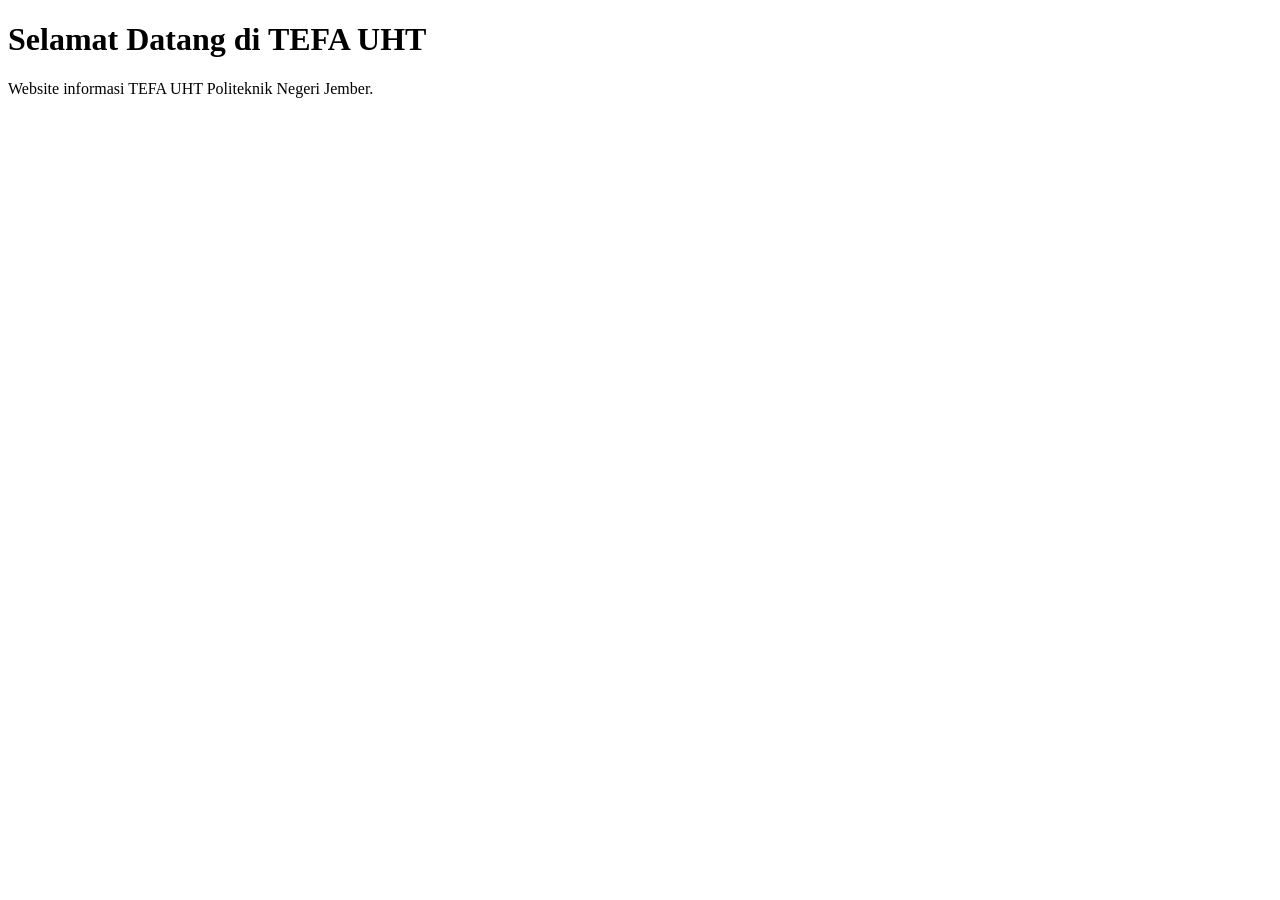
<file: beranda.html>
<!DOCTYPE html>
<html lang="id">
<head>
    <meta charset="UTF-8">
    <title>Beranda TEFA UHT</title>
</head>
<body>
    <h1>Selamat Datang di TEFA UHT</h1>
    <p>Website informasi TEFA UHT Politeknik Negeri Jember.</p>
</body>
</html>
</file>
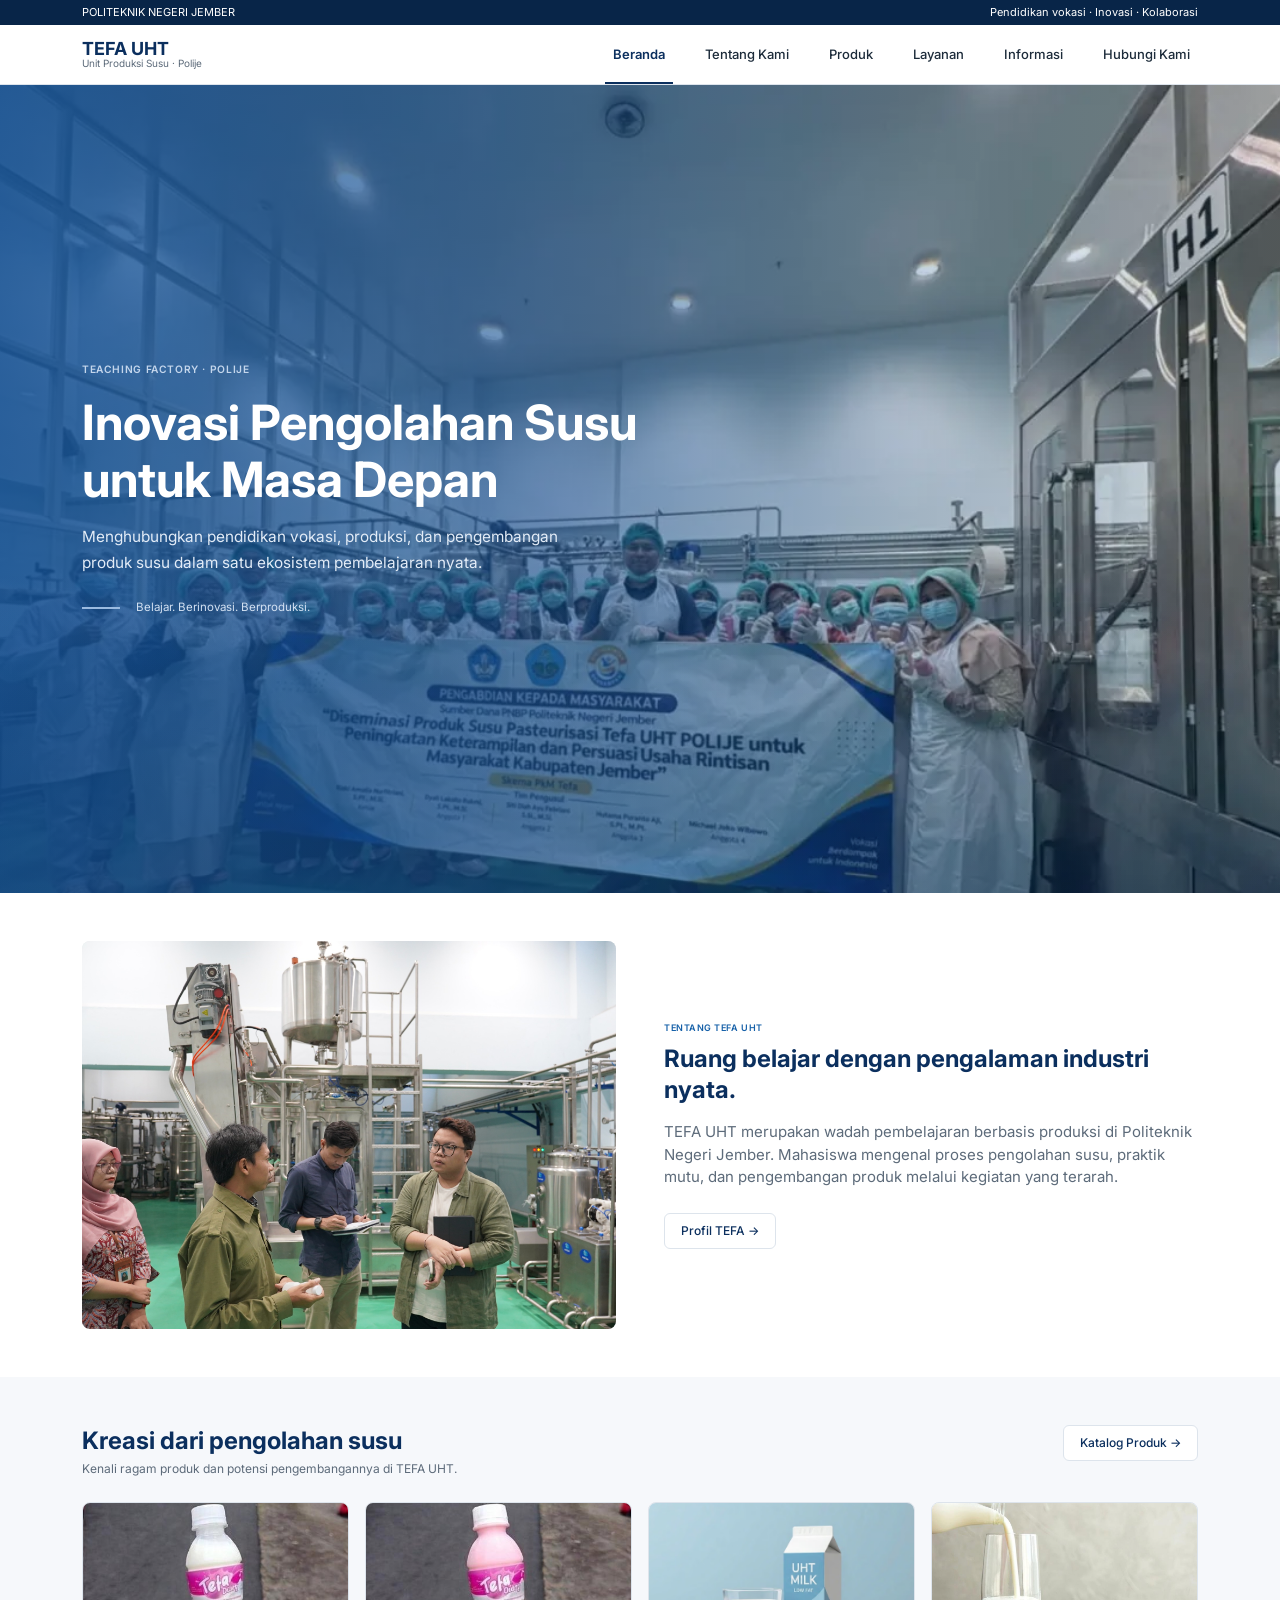
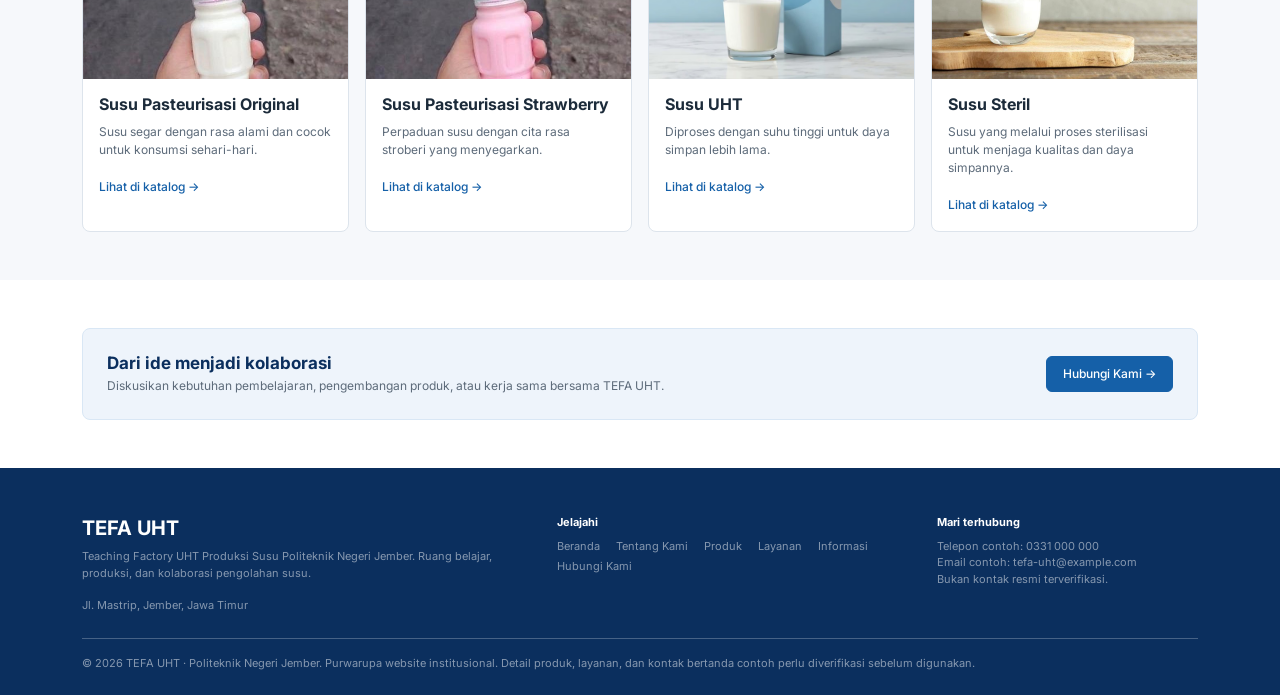
<file: Beranda.html>
<!DOCTYPE html>
<html lang="id">
<head>
  <meta charset="UTF-8">
  <meta name="viewport" content="width=device-width, initial-scale=1.0">
  <title>TEFA UHT - Teaching Factory Susu Polije</title>
 
  <link href="https://cdn.jsdelivr.net/npm/bootstrap@5.3.3/dist/css/bootstrap.min.css" rel="stylesheet">
 
  <link rel="stylesheet" href="css/style.css">
</head>
<body>
  <!-- TOP BAR. Utilitas Bootstrap: text-white (teks putih), small (teks kecil), py-1 (padding atas-bawah), d-flex + justify-content-between (dua teks di kiri dan kanan), d-none d-md-inline (disembunyikan di HP) -->
  <div class="topbar text-white small py-1">
    <div class="container d-flex justify-content-between">
      <span>POLITEKNIK NEGERI JEMBER</span>
      <span class="d-none d-md-inline">Pendidikan vokasi · Inovasi · Kolaborasi</span>
    </div>
  </div>

  <!-- NAVBAR BOOTSTRAP (menggantikan navbar + hamburger buatan sendiri). navbar-expand-md = menu berjajar di layar >= 768px, jadi hamburger di bawahnya. sticky-top = menempel di atas saat di-scroll. Tombol hamburger membuka elemen id="menu" lewat data-bs-toggle="collapse" (tanpa JS buatan sendiri). -->
  <nav class="navbar navbar-expand-md bg-white border-bottom sticky-top">
    <div class="container">
      <a class="navbar-brand d-flex flex-column lh-1" href="Beranda.html">
        <strong class="brand-name">TEFA UHT</strong>
        <small class="brand-sub">Unit Produksi Susu · Polije</small>
      </a>
      <button class="navbar-toggler" type="button" data-bs-toggle="collapse" data-bs-target="#menu" aria-controls="menu" aria-expanded="false" aria-label="Buka menu">
        <span class="navbar-toggler-icon"></span>
      </button>
      <div class="collapse navbar-collapse" id="menu">
        <ul class="navbar-nav ms-auto gap-md-4">
          <li class="nav-item"><a class="nav-link active" aria-current="page" href="Beranda.html">Beranda</a></li>
          <li class="nav-item"><a class="nav-link" href="tentang.html">Tentang Kami</a></li>
          <li class="nav-item"><a class="nav-link" href="produk.html">Produk</a></li>
          <li class="nav-item"><a class="nav-link" href="layanan.html">Layanan</a></li>
          <li class="nav-item"><a class="nav-link" href="informasi.html">Informasi</a></li>
          <li class="nav-item"><a class="nav-link" href="hubungi.html">Hubungi Kami</a></li>
        </ul>
      </div>
    </div>
  </nav>

  <main>
    <!-- HERO. position-relative = patokan posisi; d-flex align-items-center = isi di tengah vertikal; text-white = teks putih. Foto latar: position-absolute top-0 start-0 w-100 h-100 = menutupi seluruh banner; object-fit-cover = dipotong rapi. -->
    <header class="hero position-relative d-flex align-items-center text-white overflow-hidden">
      <img class="position-absolute top-0 start-0 w-100 h-100 object-fit-cover" src="img/BANNER.webp" alt="Banner Tefa UHT">
      <div class="hero-overlay position-absolute top-0 start-0 w-100 h-100"></div>
      <div class="container position-relative py-5">
        <div class="row">
          <div class="col-lg-8">
            <p class="eyebrow hero-eyebrow fw-semibold mb-3">TEACHING FACTORY · POLIJE</p>
            <h1 class="hero-title fw-bold mb-3">Inovasi Pengolahan Susu untuk Masa Depan</h1>
            <p class="hero-desc mb-4">Menghubungkan pendidikan vokasi, produksi, dan pengembangan produk susu dalam satu ekosistem pembelajaran nyata.</p>
            <p class="hero-tagline d-flex align-items-center gap-3 mb-0"><span class="hero-line"></span>Belajar. Berinovasi. Berproduksi.</p>
          </div>
        </div>
      </div>
    </header>

    <!-- TENTANG. GRID Bootstrap: row = baris, gy-4 gx-lg-5 = jarak antar kolom, col-md-6 = tiap kolom separuh lebar (6 dari 12) mulai layar md, menumpuk di HP. ratio ratio-* = kotak dengan perbandingan tetap untuk foto. -->
    <section class="container py-5">
      <div class="row align-items-center gy-4 gx-lg-5">
        <div class="col-md-6">
          <div class="ratio ratio-about rounded-3 overflow-hidden bg-body-secondary "><img class="object-fit-cover" src="img/Beranda1.jpeg" alt="Botol susu di lini pengisian produksi TEFA UHT"></div>
        </div>
        <div class="col-md-6">
          <p class="eyebrow text-primary fw-semibold mb-2">TENTANG TEFA UHT</p>
          <h2 class="section-title fw-bold mb-3">Ruang belajar dengan pengalaman industri nyata.</h2>
          <p class="text-body-secondary mb-4">TEFA UHT merupakan wadah pembelajaran berbasis produksi di Politeknik Negeri Jember. Mahasiswa mengenal proses pengolahan susu, praktik mutu, dan pengembangan produk melalui kegiatan yang terarah.</p>
          <a href="tentang.html" class="btn btn-outline-primary btn-sm">Profil TEFA →</a>
        </div>
      </div>
    </section>

    <!-- PRODUK. bg-body-tertiary = latar abu-abu muda bawaan Bootstrap. Judul + tombol: flex-column (bertumpuk di HP) lalu flex-md-row (sejajar di layar md). -->
    <section class="products-section py-5">
      <div class="container">
        <div class="d-flex flex-column flex-md-row justify-content-between align-items-md-start gap-3 mb-4">
          <div>
            <h2 class="section-title fw-bold mb-1">Kreasi dari pengolahan susu</h2>
            <p class="small text-body-secondary mb-0">Kenali ragam produk dan potensi pengembangannya di TEFA UHT.</p>
          </div>
          <a href="produk.html" class="btn btn-outline-primary btn-sm">Katalog Produk →</a>
        </div>

        <!-- GRID KARTU: row-cols-1 = 1 kartu per baris di HP, row-cols-sm-2 = 2 kartu, row-cols-lg-4 = 4 kartu di layar besar. card = komponen kartu Bootstrap, h-100 = tinggi sama rata, stretched-link = seluruh kartu bisa diklik. -->
        <div class="row row-cols-1 row-cols-sm-2 row-cols-lg-4 g-3">
          <div class="col">
            <article class="card hover-card h-100 overflow-hidden" data-reveal>
              <div class="ratio ratio-3x2 rounded-0 overflow-hidden bg-body-secondary "><img class="object-fit-cover" src="img/susu ori.jpg" alt="Susu pasteurisasi rasa original dalam botol"></div>
              <div class="card-body">
                <h3 class="card-title h6 fw-bold">Susu Pasteurisasi Original</h3>
                <p class="card-text small text-body-secondary">Susu segar dengan rasa alami dan cocok untuk konsumsi sehari-hari.</p>
                <a href="produk.html#pasteurisasi-original" class="small fw-medium text-decoration-none stretched-link">Lihat di katalog →</a>
              </div>
            </article>
          </div>
          <div class="col">
            <article class="card hover-card h-100 overflow-hidden" data-reveal>
              <div class="ratio ratio-3x2 rounded-0 overflow-hidden bg-body-secondary "><img class="object-fit-cover" src="img/susu straw.jpg" alt="Susu pasteurisasi rasa cokelat dalam botol"></div>
              <div class="card-body">
                <h3 class="card-title h6 fw-bold">Susu Pasteurisasi Strawberry</h3>
                <p class="card-text small text-body-secondary">Perpaduan susu dengan cita rasa stroberi yang menyegarkan.</p>
                <a href="produk.html#pasteurisasi-Strawberry" class="small fw-medium text-decoration-none stretched-link">Lihat di katalog →</a>
              </div>
            </article>
          </div>
          <div class="col">
            <article class="card hover-card h-100 overflow-hidden" data-reveal>
              <div class="ratio ratio-3x2 rounded-0 overflow-hidden bg-body-secondary "><img class="object-fit-cover" src="img/susu uht.avif" alt="Susu pasteurisasi rasa stroberi dalam botol"></div>
              <div class="card-body">
                <h3 class="card-title h6 fw-bold">Susu UHT</h3>
                <p class="card-text small text-body-secondary">Diproses dengan suhu tinggi untuk daya simpan lebih lama.</p>
                <a href="produk.html#susu uht" class="small fw-medium text-decoration-none stretched-link">Lihat di katalog →</a>
              </div>
            </article>
          </div>
          <div class="col">
            <article class="card hover-card h-100 overflow-hidden" data-reveal>
              <div class="ratio ratio-3x2 rounded-0 overflow-hidden bg-body-secondary "><img class="object-fit-cover" src="img/susu steril.jpeg" alt="Susu pasteurisasi putih manis dalam botol"></div>
              <div class="card-body">
                <h3 class="card-title h6 fw-bold">Susu Steril</h3>
                <p class="card-text small text-body-secondary">Susu yang melalui proses sterilisasi untuk menjaga kualitas dan daya simpannya.</p>
                <a href="produk.html#susu steril" class="small fw-medium text-decoration-none stretched-link">Lihat di katalog →</a>
              </div>
            </article>
          </div>
        </div>
      </div>
    </section>

    <!-- BANNER CTA. rounded-3 = sudut membulat, p-4 = padding, d-flex flex-column flex-md-row = bertumpuk di HP, sejajar di layar md ke atas, gap-3 = jarak, btn btn-primary = tombol Bootstrap. -->
    <section class="container py-5">
      <div class="cta-box rounded-3 p-4 d-flex flex-column flex-md-row justify-content-between align-items-md-center gap-3">
        <div>
          <h3 class="h5 fw-bold mb-1">Dari ide menjadi kolaborasi</h3>
          <p class="small text-body-secondary mb-0">Diskusikan kebutuhan pembelajaran, pengembangan produk, atau kerja sama bersama TEFA UHT.</p>
        </div>
        <a href="hubungi.html" class="btn btn-primary btn-sm px-3 flex-shrink-0">Hubungi Kami →</a>
      </div>
    </section>
  </main>

  <!-- FOOTER. GRID: row g-4 = baris dengan jarak antar kolom. col-lg-5 / col-6 col-lg-4 / col-6 col-lg-3 = di layar besar ketiganya sejajar (5+4+3 = 12), di HP kolom pertama penuh dan dua lainnya berdampingan. -->
  <footer class="footer text-white-50 pt-5">
    <div class="container">
      <div class="row g-4">
        <div class="col-lg-5">
          <h4 class="h5 fw-bold text-white">TEFA UHT</h4>
          <p class="small">Teaching Factory UHT Produksi Susu Politeknik Negeri Jember. Ruang belajar, produksi, dan kolaborasi pengolahan susu.</p>
          <p class="small mb-0">Jl. Mastrip, Jember, Jawa Timur</p>
        </div>
        <div class="col-6 col-lg-4">
          <h5 class="small fw-bold text-white">Jelajahi</h5>
          <ul class="list-unstyled d-flex flex-wrap column-gap-3 row-gap-1 small mb-0">
            <li><a href="Beranda.html">Beranda</a></li>
            <li><a href="tentang.html">Tentang Kami</a></li>
            <li><a href="produk.html">Produk</a></li>
            <li><a href="layanan.html">Layanan</a></li>
            <li><a href="informasi.html">Informasi</a></li>
            <li><a href="hubungi.html">Hubungi Kami</a></li>
          </ul>
        </div>
        <div class="col-6 col-lg-3">
          <h5 class="small fw-bold text-white">Mari terhubung</h5>
          <p class="small mb-0">Telepon contoh: 0331 000 000<br>Email contoh: tefa-uht@example.com<br>Bukan kontak resmi terverifikasi.</p>
        </div>
      </div>
      <hr class="border-light opacity-25 mt-4">
      <p class="small pb-4 mb-0">© <span id="year">2026</span> TEFA UHT · Politeknik Negeri Jember. Purwarupa website institusional. Detail produk, layanan, dan kontak bertanda contoh perlu diverifikasi sebelum digunakan.</p>
    </div>
  </footer>

  <!-- BOOTSTRAP JS -->
  <script src="https://cdn.jsdelivr.net/npm/bootstrap@5.3.3/dist/js/bootstrap.bundle.min.js"></script>
  <script src="js/script.js"></script>
</body>
</html>
</file>
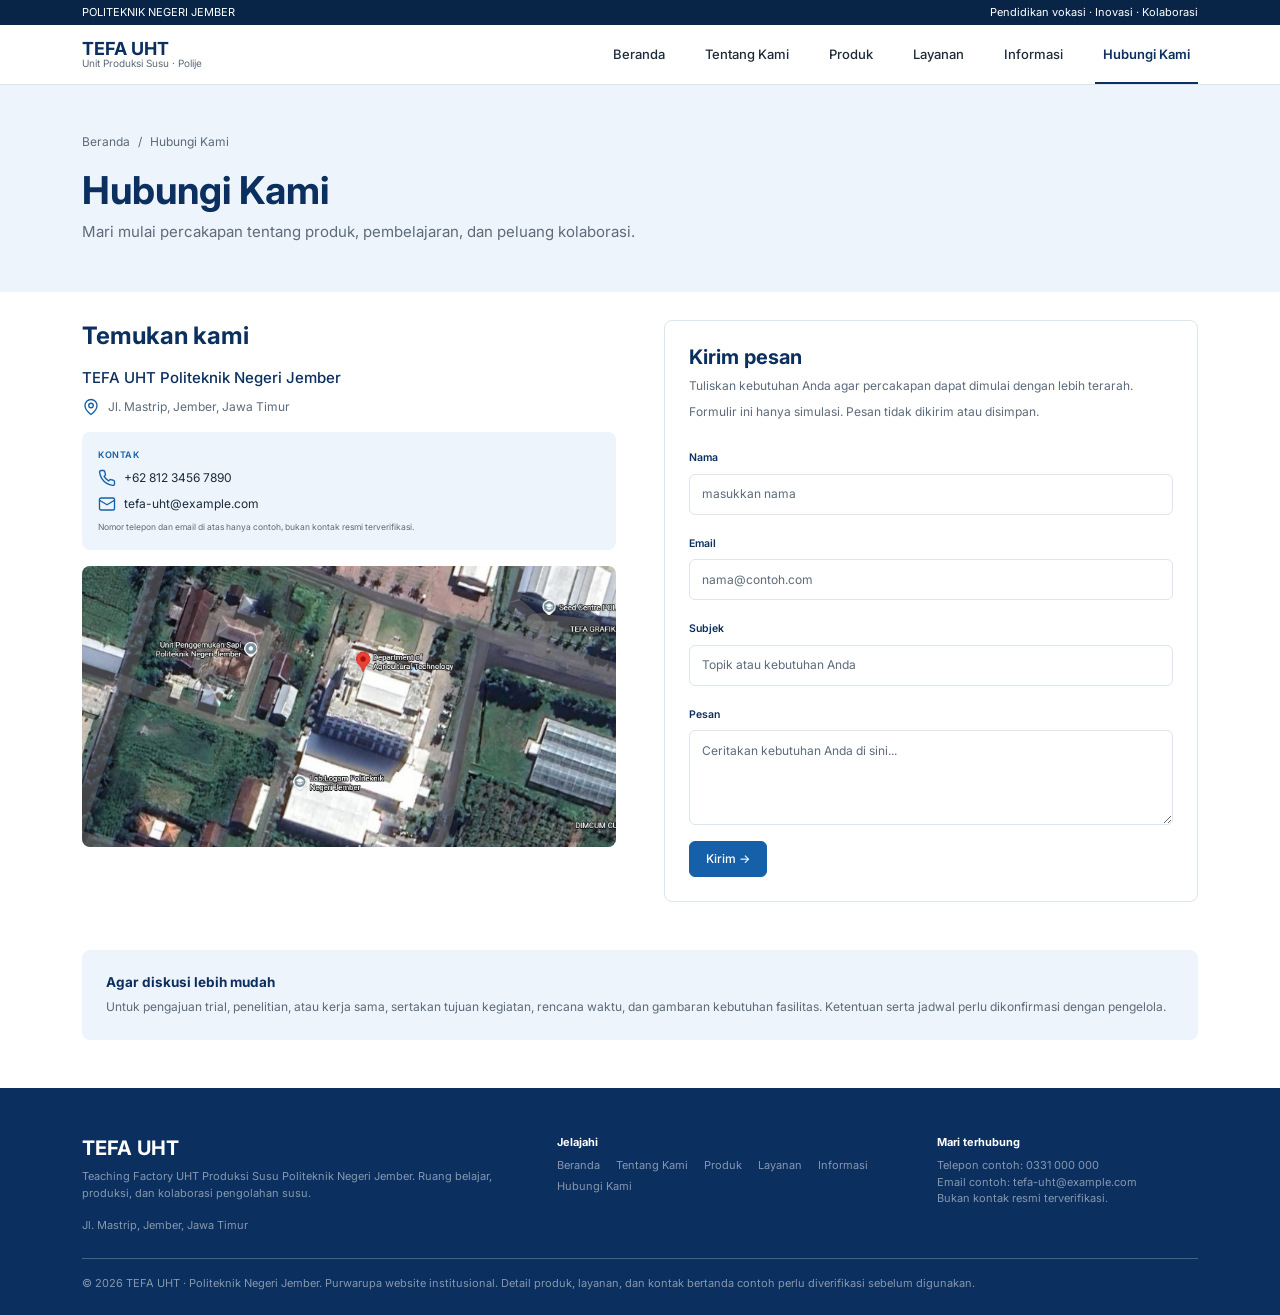
<file: hubungi.html>
<!DOCTYPE html>
<html lang="id">
<head>
  <meta charset="UTF-8">
  <meta name="viewport" content="width=device-width, initial-scale=1.0">
  <title>Hubungi Kami - TEFA UHT</title>
  <link href="https://cdn.jsdelivr.net/npm/bootstrap@5.3.3/dist/css/bootstrap.min.css" rel="stylesheet">
  <link rel="stylesheet" href="css/style.css">
</head>
<body>
  <div class="topbar text-white small py-1">
    <div class="container d-flex justify-content-between">
      <span>POLITEKNIK NEGERI JEMBER</span>
      <span class="d-none d-md-inline">Pendidikan vokasi · Inovasi · Kolaborasi</span>
    </div>
  </div>

  <nav class="navbar navbar-expand-md bg-white border-bottom sticky-top">
    <div class="container">
      <a class="navbar-brand d-flex flex-column lh-1" href="Beranda.html">
        <strong class="brand-name">TEFA UHT</strong>
        <small class="brand-sub">Unit Produksi Susu · Polije</small>
      </a>
      <button class="navbar-toggler" type="button" data-bs-toggle="collapse" data-bs-target="#menu" aria-controls="menu" aria-expanded="false" aria-label="Buka menu">
        <span class="navbar-toggler-icon"></span>
      </button>
      <div class="collapse navbar-collapse" id="menu">
        <ul class="navbar-nav ms-auto gap-md-4">
          <li class="nav-item"><a class="nav-link" href="Beranda.html">Beranda</a></li>
          <li class="nav-item"><a class="nav-link" href="tentang.html">Tentang Kami</a></li>
          <li class="nav-item"><a class="nav-link" href="produk.html">Produk</a></li>
          <li class="nav-item"><a class="nav-link" href="layanan.html">Layanan</a></li>
          <li class="nav-item"><a class="nav-link" href="informasi.html">Informasi</a></li>
          <li class="nav-item"><a class="nav-link active" aria-current="page" href="hubungi.html">Hubungi Kami</a></li>
        </ul>
      </div>
    </div>
  </nav>

  <main>
    <header class="page-header py-4 py-md-5">
      <div class="container">
        <nav aria-label="breadcrumb">
          <ol class="breadcrumb small mb-3">
            <li class="breadcrumb-item"><a href="Beranda.html">Beranda</a></li>
            <li class="breadcrumb-item active" aria-current="page">Hubungi Kami</li>
          </ol>
        </nav>
        <h1 class="page-title fw-bold mb-2">Hubungi Kami</h1>
        <p class="text-body-secondary mb-0">Mari mulai percakapan tentang produk, pembelajaran, dan peluang kolaborasi.</p>
      </div>
    </header>

    <section class="container pb-5">
      <div class="row g-4 g-lg-5 align-items-start">
        <div class="col-lg-6">
          <h2 class="section-title fw-bold mb-3">Temukan kami</h2>
          <p class="fw-medium section-heading mb-2">TEFA UHT Politeknik Negeri Jember</p>
          <p class="d-flex align-items-center gap-2 small text-body-secondary mb-3"><svg aria-hidden="true" class="icon-line" viewbox="0 0 24 24"><path d="M20 10c0 6-8 12-8 12S4 16 4 10a8 8 0 0 1 16 0Z"></path><circle cx="12" cy="10" r="3"></circle></svg><span>Jl. Mastrip, Jember, Jawa Timur</span></p>

          <div class="soft-card rounded-3 p-3 mb-3">
            <p class="eyebrow text-primary fw-semibold mb-2">KONTAK</p>
            <a class="contact-line d-flex align-items-center gap-2 small text-decoration-none mb-2" href="tel:+6281234567890"><svg aria-hidden="true" class="icon-line" viewbox="0 0 24 24"><path d="M22 16.9v3a2 2 0 0 1-2.2 2 19.8 19.8 0 0 1-8.6-3.1 19.5 19.5 0 0 1-6-6A19.8 19.8 0 0 1 2.1 4.2 2 2 0 0 1 4.1 2h3a2 2 0 0 1 2 1.7c.1 1 .4 1.9.7 2.8a2 2 0 0 1-.5 2.1L8.1 9.9a16 16 0 0 0 6 6l1.3-1.3a2 2 0 0 1 2.1-.4c.9.3 1.8.6 2.8.7a2 2 0 0 1 1.7 2Z"></path></svg><span>+62 812 3456 7890</span></a>
            <a class="contact-line d-flex align-items-center gap-2 small text-decoration-none mb-2" href="mailto:tefa-uht@example.com"><svg aria-hidden="true" class="icon-line" viewbox="0 0 24 24"><rect height="16" rx="2" width="20" x="2" y="4"></rect><path d="m22 7-10 6L2 7"></path></svg><span>tefa-uht@example.com</span></a>
            <p class="cta-note text-body-secondary mb-0">Nomor telepon dan email di atas hanya contoh, bukan kontak resmi terverifikasi.</p>
          </div>

          <!-- PETA: gambar dibungkus link ke Google Maps (target="_blank" = tab baru). Ganti isi href dengan link lokasi gedungmu dari Google Maps (Share > Salin link). ratio ratio-19x10 = kotak perbandingan tetap. -->
          <a class="map-link position-relative d-block rounded-3 overflow-hidden" href="https://www.google.com/maps/search/?api=1&query=Teaching+Factory+UHT+Politeknik+Negeri+Jember" target="_blank" rel="noopener noreferrer" aria-label="Buka lokasi TEFA UHT di Google Maps (tab baru)" title="Buka di Google Maps">
            <div class="ratio ratio-19x10 bg-body-secondary"><img class="object-fit-cover" src="img/peta.png" alt="Peta area kampus Politeknik Negeri Jember"></div>
            <span class="map-badge position-absolute bottom-0 end-0 m-2 rounded-2 px-2 py-1">Buka di Google Maps ↗</span>
          </a>
        </div>

        <div class="col-lg-6">
          <!-- FORMULIR Bootstrap: card + card-body = kotak formulir; form-label = label; form-control = kolom isian; invalid-feedback = pesan error (tampil otomatis di bawah kolom yang diberi class is-invalid oleh js/hubungi.js); mb-3 = jarak bawah. -->
          <div class="card">
            <div class="card-body p-4">
              <h2 class="h4 fw-bold section-heading mb-2">Kirim pesan</h2>
              <p class="small text-body-secondary mb-2">Tuliskan kebutuhan Anda agar percakapan dapat dimulai dengan lebih terarah.</p>
              <p class="small text-body-secondary mb-4">Formulir ini hanya simulasi. Pesan tidak dikirim atau disimpan.</p>
              <form id="contactForm" action="terkirim.html" method="post" novalidate>
                <div class="mb-3">
                  <label for="nama" class="form-label">Nama</label>
                  <input type="text" class="form-control" id="nama" placeholder="masukkan nama" autocomplete="name" aria-describedby="namaError" required>
                  <div class="invalid-feedback" id="namaError"></div>
                </div>
                <div class="mb-3">
                  <label for="email" class="form-label">Email</label>
                  <input type="email" class="form-control" id="email" placeholder="nama@contoh.com" autocomplete="email" aria-describedby="emailError" required>
                  <div class="invalid-feedback" id="emailError"></div>
                </div>
                <div class="mb-3">
                  <label for="subjek" class="form-label">Subjek</label>
                  <input type="text" class="form-control" id="subjek" placeholder="Topik atau kebutuhan Anda" aria-describedby="subjekError" required>
                  <div class="invalid-feedback" id="subjekError"></div>
                </div>
                <div class="mb-3">
                  <label for="pesan" class="form-label">Pesan</label>
                  <textarea class="form-control" id="pesan" rows="4" maxlength="1000" placeholder="Ceritakan kebutuhan Anda di sini..." aria-describedby="pesanError" required></textarea>
                  <div class="invalid-feedback" id="pesanError"></div>
                </div>
                <button type="submit" class="btn btn-primary btn-sm px-3" id="submitBtn"><span id="submitLabel">Kirim</span> →</button>
              </form>
            </div>
          </div>
        </div>
      </div>

      <div class="soft-card rounded-3 p-4 mt-5">
        <h3 class="h6 fw-bold section-heading mb-2">Agar diskusi lebih mudah</h3>
        <p class="small text-body-secondary mb-0">Untuk pengajuan trial, penelitian, atau kerja sama, sertakan tujuan kegiatan, rencana waktu, dan gambaran kebutuhan fasilitas. Ketentuan serta jadwal perlu dikonfirmasi dengan pengelola.</p>
      </div>
    </section>
  </main>

  <footer class="footer text-white-50 pt-5">
    <div class="container">
      <div class="row g-4">
        <div class="col-lg-5">
          <h4 class="h5 fw-bold text-white">TEFA UHT</h4>
          <p class="small">Teaching Factory UHT Produksi Susu Politeknik Negeri Jember. Ruang belajar, produksi, dan kolaborasi pengolahan susu.</p>
          <p class="small mb-0">Jl. Mastrip, Jember, Jawa Timur</p>
        </div>
        <div class="col-6 col-lg-4">
          <h5 class="small fw-bold text-white">Jelajahi</h5>
          <ul class="list-unstyled d-flex flex-wrap column-gap-3 row-gap-1 small mb-0">
            <li><a href="Beranda.html">Beranda</a></li>
            <li><a href="tentang.html">Tentang Kami</a></li>
            <li><a href="produk.html">Produk</a></li>
            <li><a href="layanan.html">Layanan</a></li>
            <li><a href="informasi.html">Informasi</a></li>
            <li><a href="hubungi.html">Hubungi Kami</a></li>
          </ul>
        </div>
        <div class="col-6 col-lg-3">
          <h5 class="small fw-bold text-white">Mari terhubung</h5>
          <p class="small mb-0">Telepon contoh: 0331 000 000<br>Email contoh: tefa-uht@example.com<br>Bukan kontak resmi terverifikasi.</p>
        </div>
      </div>
      <hr class="border-light opacity-25 mt-4">
      <p class="small pb-4 mb-0">© <span id="year">2026</span> TEFA UHT · Politeknik Negeri Jember. Purwarupa website institusional. Detail produk, layanan, dan kontak bertanda contoh perlu diverifikasi sebelum digunakan.</p>
    </div>
  </footer>

  <script src="https://cdn.jsdelivr.net/npm/bootstrap@5.3.3/dist/js/bootstrap.bundle.min.js"></script>
  <script src="js/script.js"></script>
  <script src="js/hubungi.js"></script>
</body>
</html>
</file>
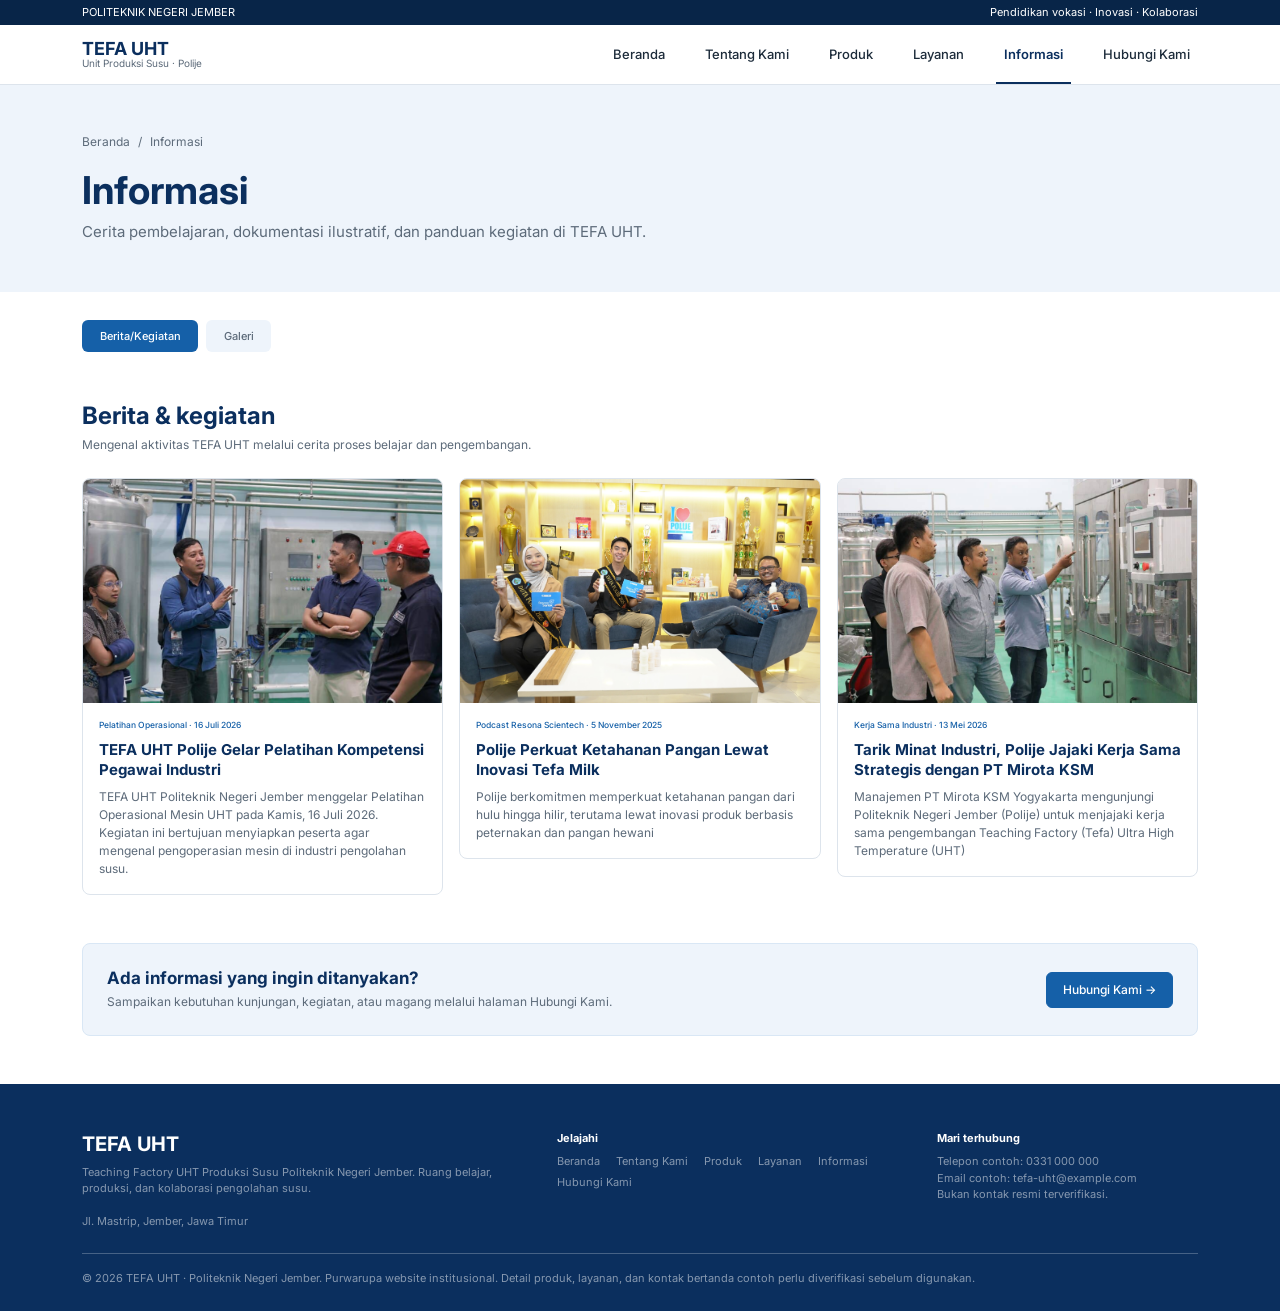
<file: informasi.html>
<!DOCTYPE html>
<html lang="id">
<head>
  <meta charset="UTF-8">
  <meta name="viewport" content="width=device-width, initial-scale=1.0">
  <title>Informasi - Berita & Kegiatan - TEFA UHT</title>
  <link href="https://cdn.jsdelivr.net/npm/bootstrap@5.3.3/dist/css/bootstrap.min.css" rel="stylesheet">
  <link rel="stylesheet" href="css/style.css">
</head>
<body>
  <div class="topbar text-white small py-1">
    <div class="container d-flex justify-content-between">
      <span>POLITEKNIK NEGERI JEMBER</span>
      <span class="d-none d-md-inline">Pendidikan vokasi · Inovasi · Kolaborasi</span>
    </div>
  </div>

  <nav class="navbar navbar-expand-md bg-white border-bottom sticky-top">
    <div class="container">
      <a class="navbar-brand d-flex flex-column lh-1" href="Beranda.html">
        <strong class="brand-name">TEFA UHT</strong>
        <small class="brand-sub">Unit Produksi Susu · Polije</small>
      </a>
      <button class="navbar-toggler" type="button" data-bs-toggle="collapse" data-bs-target="#menu" aria-controls="menu" aria-expanded="false" aria-label="Buka menu">
        <span class="navbar-toggler-icon"></span>
      </button>
      <div class="collapse navbar-collapse" id="menu">
        <ul class="navbar-nav ms-auto gap-md-4">
          <li class="nav-item"><a class="nav-link" href="Beranda.html">Beranda</a></li>
          <li class="nav-item"><a class="nav-link" href="tentang.html">Tentang Kami</a></li>
          <li class="nav-item"><a class="nav-link" href="produk.html">Produk</a></li>
          <li class="nav-item"><a class="nav-link" href="layanan.html">Layanan</a></li>
          <li class="nav-item"><a class="nav-link active" aria-current="page" href="informasi.html">Informasi</a></li>
          <li class="nav-item"><a class="nav-link" href="hubungi.html">Hubungi Kami</a></li>
        </ul>
      </div>
    </div>
  </nav>

  <main>
    <header class="page-header py-4 py-md-5">
      <div class="container">
        <nav aria-label="breadcrumb">
          <ol class="breadcrumb small mb-3">
            <li class="breadcrumb-item"><a href="Beranda.html">Beranda</a></li>
            <li class="breadcrumb-item active" aria-current="page">Informasi</li>
          </ol>
        </nav>
        <h1 class="page-title fw-bold mb-2">Informasi</h1>
        <p class="text-body-secondary mb-0">Cerita pembelajaran, dokumentasi ilustratif, dan panduan kegiatan di TEFA UHT.</p>
      </div>
    </header>

    <section class="container pb-5">
      <ul class="nav nav-pills subnav gap-2 mb-5">
        <li class="nav-item"><a class="nav-link active" aria-current="page" href="informasi.html">Berita/Kegiatan</a></li>
        <li class="nav-item"><a class="nav-link" href="galeri.html">Galeri</a></li>
      </ul>

      <h2 class="section-title fw-bold mb-1">Berita &amp; kegiatan</h2>
      <p class="small text-body-secondary mb-4">Mengenal aktivitas TEFA UHT melalui cerita proses belajar dan pengembangan.</p>
      <!-- GRID BERITA: row-cols-md-2 row-cols-lg-3 = 2 kolom di tablet, 3 di laptop. align-items-start = tinggi tiap kartu mengikuti isinya. -->
      <div class="row row-cols-1 row-cols-md-2 row-cols-lg-3 g-3 align-items-start">
        <div class="col">
          <article class="card hover-card overflow-hidden" data-reveal>
            <div class="ratio ratio-16x10 rounded-0 overflow-hidden bg-body-secondary "><img class="object-fit-cover" src="img/Berita3.jpg" alt="Peserta pelatihan mengamati mesin pengolahan susu"></div>
            <div class="card-body">
              <p class="news-meta text-primary fw-medium mb-2">Pelatihan Operasional · 16 Juli 2026</p>
              <h3 class="news-title fw-bold section-heading mb-2">TEFA UHT Polije Gelar Pelatihan Kompetensi Pegawai Industri</h3>
              <p class="small text-body-secondary mb-0">TEFA UHT Politeknik Negeri Jember menggelar Pelatihan Operasional Mesin UHT pada Kamis, 16 Juli 2026. Kegiatan ini bertujuan menyiapkan peserta agar mengenal pengoperasian mesin di industri pengolahan susu.</p>
            </div>
          </article>
        </div>
        <div class="col">
          <article class="card hover-card overflow-hidden" data-reveal>
            <div class="ratio ratio-16x10 rounded-0 overflow-hidden bg-body-secondary "><img class="object-fit-cover" src="img/Berita1.jpg" alt="Mahasiswa dan pengelola memperkenalkan produk susu Polije"></div>
            <div class="card-body">
              <p class="news-meta text-primary fw-medium mb-2">Podcast Resona Scientech · 5 November 2025</p>
              <h3 class="news-title fw-bold section-heading mb-2">Polije Perkuat Ketahanan Pangan Lewat Inovasi Tefa Milk</h3>
              <p class="small text-body-secondary mb-0">Polije berkomitmen memperkuat ketahanan pangan dari hulu hingga hilir, terutama lewat inovasi produk berbasis peternakan dan pangan hewani</p>
            </div>
          </article>
        </div>
        <div class="col">
          <article class="card hover-card overflow-hidden" data-reveal>
            <div class="ratio ratio-16x10 rounded-0 overflow-hidden bg-body-secondary "><img class="object-fit-cover" src="img/Berita2.jpg" alt="Pengunjung melihat peralatan di ruang produksi TEFA UHT"></div>
            <div class="card-body">
              <p class="news-meta text-primary fw-medium mb-2">Kerja Sama Industri · 13 Mei 2026</p>
              <h3 class="news-title fw-bold section-heading mb-2">Tarik Minat Industri, Polije Jajaki Kerja Sama Strategis dengan PT Mirota KSM</h3>
              <p class="small text-body-secondary mb-0">Manajemen PT Mirota KSM Yogyakarta mengunjungi Politeknik Negeri Jember (Polije) untuk menjajaki kerja sama pengembangan Teaching Factory (Tefa) Ultra High Temperature (UHT)</p>
            </div>
          </article>
        </div>
      </div>
    </section>

    <section class="container pb-5">
      <div class="cta-box rounded-3 p-4 d-flex flex-column flex-md-row justify-content-between align-items-md-center gap-3">
        <div>
          <h3 class="h5 fw-bold mb-1">Ada informasi yang ingin ditanyakan?</h3>
          <p class="small text-body-secondary mb-0">Sampaikan kebutuhan kunjungan, kegiatan, atau magang melalui halaman Hubungi Kami.</p>
        </div>
        <a href="hubungi.html" class="btn btn-primary btn-sm px-3 flex-shrink-0">Hubungi Kami →</a>
      </div>
    </section>
  </main>

  <footer class="footer text-white-50 pt-5">
    <div class="container">
      <div class="row g-4">
        <div class="col-lg-5">
          <h4 class="h5 fw-bold text-white">TEFA UHT</h4>
          <p class="small">Teaching Factory UHT Produksi Susu Politeknik Negeri Jember. Ruang belajar, produksi, dan kolaborasi pengolahan susu.</p>
          <p class="small mb-0">Jl. Mastrip, Jember, Jawa Timur</p>
        </div>
        <div class="col-6 col-lg-4">
          <h5 class="small fw-bold text-white">Jelajahi</h5>
          <ul class="list-unstyled d-flex flex-wrap column-gap-3 row-gap-1 small mb-0">
            <li><a href="Beranda.html">Beranda</a></li>
            <li><a href="tentang.html">Tentang Kami</a></li>
            <li><a href="produk.html">Produk</a></li>
            <li><a href="layanan.html">Layanan</a></li>
            <li><a href="informasi.html">Informasi</a></li>
            <li><a href="hubungi.html">Hubungi Kami</a></li>
          </ul>
        </div>
        <div class="col-6 col-lg-3">
          <h5 class="small fw-bold text-white">Mari terhubung</h5>
          <p class="small mb-0">Telepon contoh: 0331 000 000<br>Email contoh: tefa-uht@example.com<br>Bukan kontak resmi terverifikasi.</p>
        </div>
      </div>
      <hr class="border-light opacity-25 mt-4">
      <p class="small pb-4 mb-0">© <span id="year">2026</span> TEFA UHT · Politeknik Negeri Jember. Purwarupa website institusional. Detail produk, layanan, dan kontak bertanda contoh perlu diverifikasi sebelum digunakan.</p>
    </div>
  </footer>

  <script src="https://cdn.jsdelivr.net/npm/bootstrap@5.3.3/dist/js/bootstrap.bundle.min.js"></script>
  <script src="js/script.js"></script>
</body>
</html>
</file>
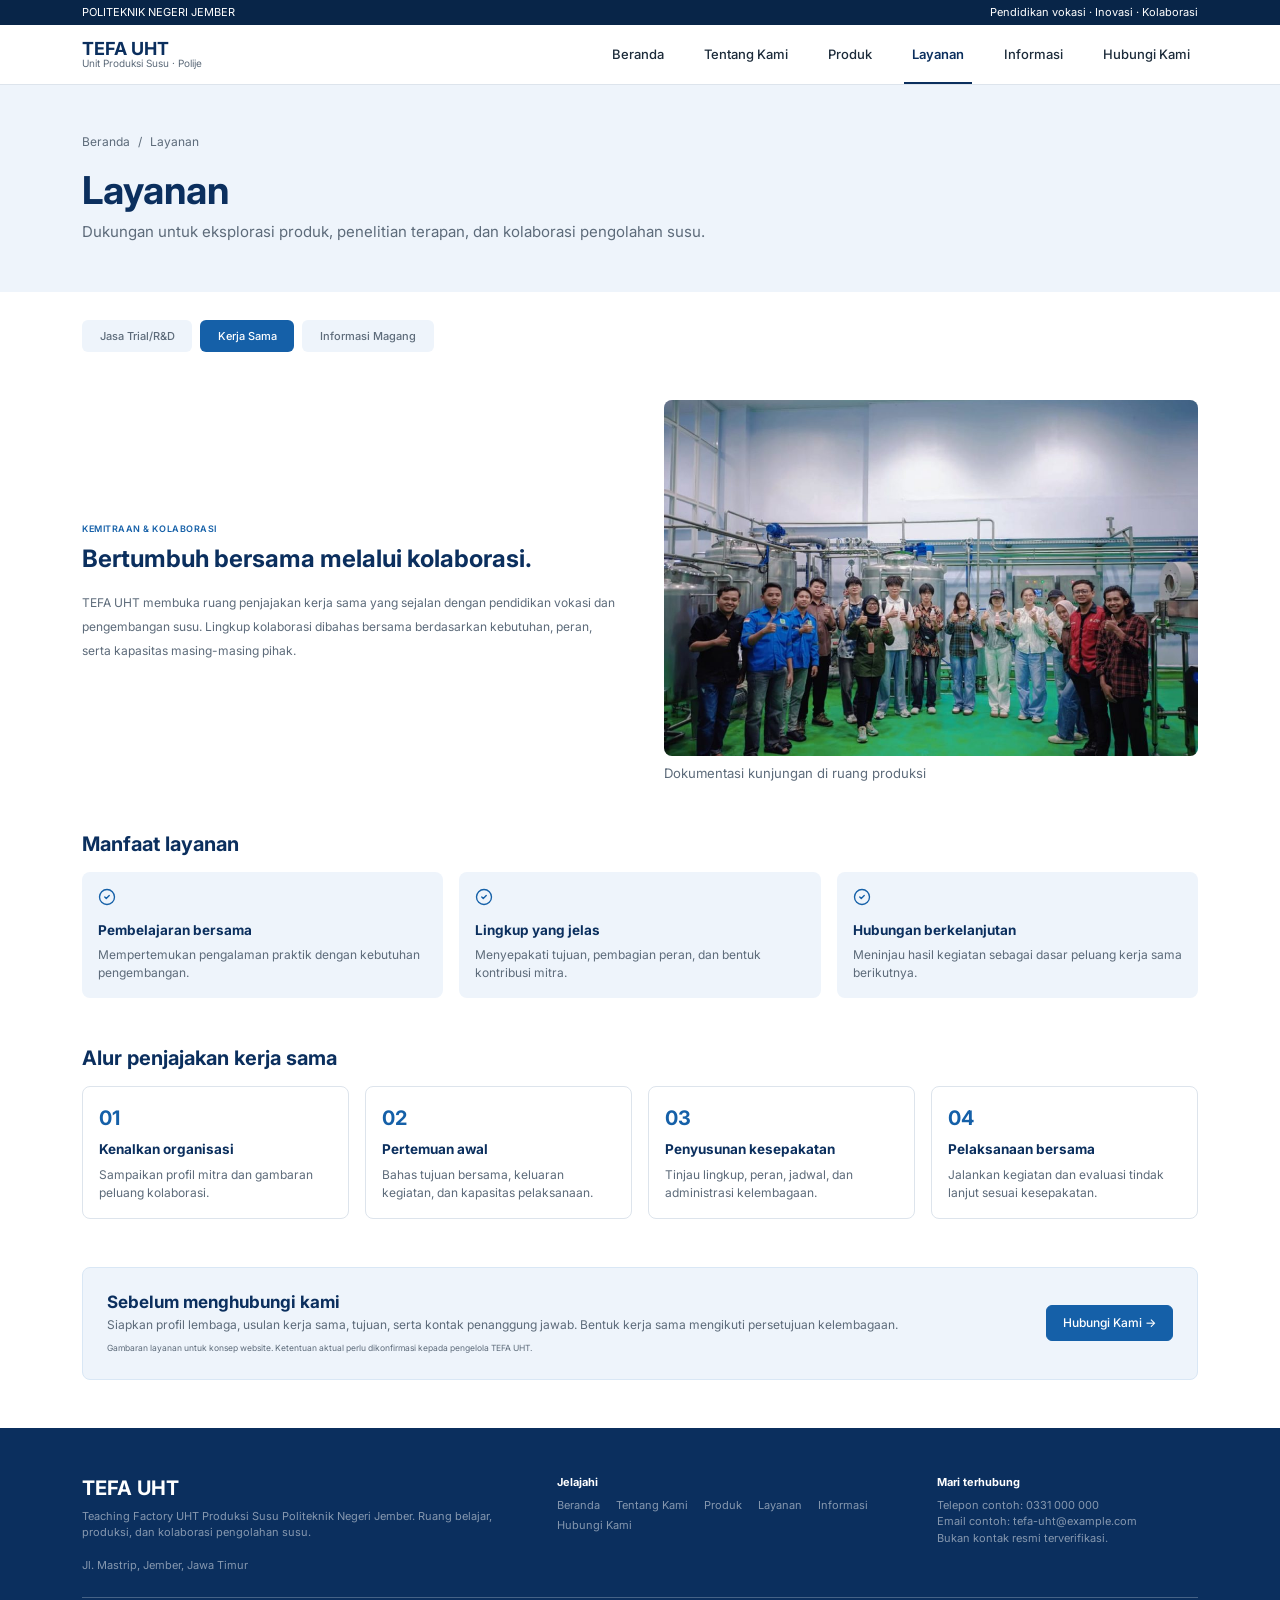
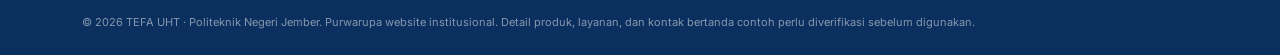
<file: kerja-sama.html>
<!DOCTYPE html>
<html lang="id">
<head>
  <meta charset="UTF-8">
  <meta name="viewport" content="width=device-width, initial-scale=1.0">
  <title>Layanan - Kerja Sama - TEFA UHT</title>
  <link href="https://cdn.jsdelivr.net/npm/bootstrap@5.3.3/dist/css/bootstrap.min.css" rel="stylesheet">
  <link rel="stylesheet" href="css/style.css">
</head>
<body>
  <div class="topbar text-white small py-1">
    <div class="container d-flex justify-content-between">
      <span>POLITEKNIK NEGERI JEMBER</span>
      <span class="d-none d-md-inline">Pendidikan vokasi · Inovasi · Kolaborasi</span>
    </div>
  </div>

  <nav class="navbar navbar-expand-md bg-white border-bottom sticky-top">
    <div class="container">
      <a class="navbar-brand d-flex flex-column lh-1" href="Beranda.html">
        <strong class="brand-name">TEFA UHT</strong>
        <small class="brand-sub">Unit Produksi Susu · Polije</small>
      </a>
      <button class="navbar-toggler" type="button" data-bs-toggle="collapse" data-bs-target="#menu" aria-controls="menu" aria-expanded="false" aria-label="Buka menu">
        <span class="navbar-toggler-icon"></span>
      </button>
      <div class="collapse navbar-collapse" id="menu">
        <ul class="navbar-nav ms-auto gap-md-4">
          <li class="nav-item"><a class="nav-link" href="Beranda.html">Beranda</a></li>
          <li class="nav-item"><a class="nav-link" href="tentang.html">Tentang Kami</a></li>
          <li class="nav-item"><a class="nav-link" href="produk.html">Produk</a></li>
          <li class="nav-item"><a class="nav-link active" aria-current="page" href="layanan.html">Layanan</a></li>
          <li class="nav-item"><a class="nav-link" href="informasi.html">Informasi</a></li>
          <li class="nav-item"><a class="nav-link" href="hubungi.html">Hubungi Kami</a></li>
        </ul>
      </div>
    </div>
  </nav>

  <main>
    <header class="page-header py-4 py-md-5">
      <div class="container">
        <nav aria-label="breadcrumb">
          <ol class="breadcrumb small mb-3">
            <li class="breadcrumb-item"><a href="Beranda.html">Beranda</a></li>
            <li class="breadcrumb-item active" aria-current="page">Layanan</li>
          </ol>
        </nav>
        <h1 class="page-title fw-bold mb-2">Layanan</h1>
        <p class="text-body-secondary mb-0">Dukungan untuk eksplorasi produk, penelitian terapan, dan kolaborasi pengolahan susu.</p>
      </div>
    </header>

    <section class="container pb-5">
      <ul class="nav nav-pills subnav gap-2 mb-5">
        <li class="nav-item"><a class="nav-link" href="layanan.html">Jasa Trial/R&amp;D</a></li>
        <li class="nav-item"><a class="nav-link active" aria-current="page" href="kerja-sama.html">Kerja Sama</a></li>
        <li class="nav-item"><a class="nav-link" href="magang.html">Informasi Magang</a></li>
      </ul>

      <div class="row align-items-center gy-4 gx-lg-5">
        <div class="col-lg-6">
          <p class="eyebrow text-primary fw-semibold mb-2">KEMITRAAN &amp; KOLABORASI</p>
          <h2 class="section-title fw-bold mb-3">Bertumbuh bersama melalui kolaborasi.</h2>
          <p class="small text-body-secondary lh-lg mb-0">TEFA UHT membuka ruang penjajakan kerja sama yang sejalan dengan pendidikan vokasi dan pengembangan susu. Lingkup kolaborasi dibahas bersama berdasarkan kebutuhan, peran, serta kapasitas masing-masing pihak.</p>
        </div>
        <div class="col-lg-6">
          <figure class="mb-0">
            <div class="ratio ratio-3x2 rounded-3 overflow-hidden bg-body-secondary "><img class="object-fit-cover" src="img/kerjasama.jpeg" alt="Peserta kunjungan bersama di ruang produksi TEFA UHT"></div>
            <figcaption class="figure-caption mt-2">Dokumentasi kunjungan di ruang produksi</figcaption>
          </figure>
        </div>
      </div>

      <h2 class="h4 fw-bold section-heading mt-5 mb-3">Manfaat layanan</h2>
      <div class="row row-cols-1 row-cols-md-3 g-3">
        <div class="col">
          <article class="card soft-card border-0 h-100" data-reveal>
            <div class="card-body">
              <svg aria-hidden="true" class="icon-line mb-3" viewbox="0 0 24 24"><circle cx="12" cy="12" r="10"></circle><path d="m9 12 2 2 4-4"></path></svg>
              <h3 class="h6 fw-bold section-heading">Pembelajaran bersama</h3>
              <p class="small text-body-secondary mb-0">Mempertemukan pengalaman praktik dengan kebutuhan pengembangan.</p>
            </div>
          </article>
        </div>
        <div class="col">
          <article class="card soft-card border-0 h-100" data-reveal>
            <div class="card-body">
              <svg aria-hidden="true" class="icon-line mb-3" viewbox="0 0 24 24"><circle cx="12" cy="12" r="10"></circle><path d="m9 12 2 2 4-4"></path></svg>
              <h3 class="h6 fw-bold section-heading">Lingkup yang jelas</h3>
              <p class="small text-body-secondary mb-0">Menyepakati tujuan, pembagian peran, dan bentuk kontribusi mitra.</p>
            </div>
          </article>
        </div>
        <div class="col">
          <article class="card soft-card border-0 h-100" data-reveal>
            <div class="card-body">
              <svg aria-hidden="true" class="icon-line mb-3" viewbox="0 0 24 24"><circle cx="12" cy="12" r="10"></circle><path d="m9 12 2 2 4-4"></path></svg>
              <h3 class="h6 fw-bold section-heading">Hubungan berkelanjutan</h3>
              <p class="small text-body-secondary mb-0">Meninjau hasil kegiatan sebagai dasar peluang kerja sama berikutnya.</p>
            </div>
          </article>
        </div>
      </div>

      <h2 class="h4 fw-bold section-heading mt-5 mb-3">Alur penjajakan kerja sama</h2>
      <!-- LANGKAH BERNOMOR: ol list-unstyled = daftar berurutan tanpa nomor bawaan; row-cols-lg-4 = 4 langkah sejajar di layar besar. Nomor 01-04 ditulis sendiri di tiap kartu. -->
      <ol class="row row-cols-1 row-cols-sm-2 row-cols-lg-4 g-3 list-unstyled mb-0">
        <li class="col">
          <div class="card h-100" data-reveal>
            <div class="card-body">
              <span class="step-no d-block mb-2">01</span>
              <h3 class="h6 fw-bold section-heading">Kenalkan organisasi</h3>
              <p class="small text-body-secondary mb-0">Sampaikan profil mitra dan gambaran peluang kolaborasi.</p>
            </div>
          </div>
        </li>
        <li class="col">
          <div class="card h-100" data-reveal>
            <div class="card-body">
              <span class="step-no d-block mb-2">02</span>
              <h3 class="h6 fw-bold section-heading">Pertemuan awal</h3>
              <p class="small text-body-secondary mb-0">Bahas tujuan bersama, keluaran kegiatan, dan kapasitas pelaksanaan.</p>
            </div>
          </div>
        </li>
        <li class="col">
          <div class="card h-100" data-reveal>
            <div class="card-body">
              <span class="step-no d-block mb-2">03</span>
              <h3 class="h6 fw-bold section-heading">Penyusunan kesepakatan</h3>
              <p class="small text-body-secondary mb-0">Tinjau lingkup, peran, jadwal, dan administrasi kelembagaan.</p>
            </div>
          </div>
        </li>
        <li class="col">
          <div class="card h-100" data-reveal>
            <div class="card-body">
              <span class="step-no d-block mb-2">04</span>
              <h3 class="h6 fw-bold section-heading">Pelaksanaan bersama</h3>
              <p class="small text-body-secondary mb-0">Jalankan kegiatan dan evaluasi tindak lanjut sesuai kesepakatan.</p>
            </div>
          </div>
        </li>
      </ol>
    </section>

    <section class="container pb-5">
      <div class="cta-box rounded-3 p-4 d-flex flex-column flex-md-row justify-content-between align-items-md-center gap-3">
        <div>
          <h3 class="h5 fw-bold mb-1">Sebelum menghubungi kami</h3>
          <p class="small text-body-secondary mb-0">Siapkan profil lembaga, usulan kerja sama, tujuan, serta kontak penanggung jawab. Bentuk kerja sama mengikuti persetujuan kelembagaan.</p>
          <p class="cta-note text-body-secondary mt-2 mb-0">Gambaran layanan untuk konsep website. Ketentuan aktual perlu dikonfirmasi kepada pengelola TEFA UHT.</p>
        </div>
        <a href="hubungi.html" class="btn btn-primary btn-sm px-3 flex-shrink-0">Hubungi Kami →</a>
      </div>
    </section>
  </main>

  <footer class="footer text-white-50 pt-5">
    <div class="container">
      <div class="row g-4">
        <div class="col-lg-5">
          <h4 class="h5 fw-bold text-white">TEFA UHT</h4>
          <p class="small">Teaching Factory UHT Produksi Susu Politeknik Negeri Jember. Ruang belajar, produksi, dan kolaborasi pengolahan susu.</p>
          <p class="small mb-0">Jl. Mastrip, Jember, Jawa Timur</p>
        </div>
        <div class="col-6 col-lg-4">
          <h5 class="small fw-bold text-white">Jelajahi</h5>
          <ul class="list-unstyled d-flex flex-wrap column-gap-3 row-gap-1 small mb-0">
            <li><a href="Beranda.html">Beranda</a></li>
            <li><a href="tentang.html">Tentang Kami</a></li>
            <li><a href="produk.html">Produk</a></li>
            <li><a href="layanan.html">Layanan</a></li>
            <li><a href="informasi.html">Informasi</a></li>
            <li><a href="hubungi.html">Hubungi Kami</a></li>
          </ul>
        </div>
        <div class="col-6 col-lg-3">
          <h5 class="small fw-bold text-white">Mari terhubung</h5>
          <p class="small mb-0">Telepon contoh: 0331 000 000<br>Email contoh: tefa-uht@example.com<br>Bukan kontak resmi terverifikasi.</p>
        </div>
      </div>
      <hr class="border-light opacity-25 mt-4">
      <p class="small pb-4 mb-0">© <span id="year">2026</span> TEFA UHT · Politeknik Negeri Jember. Purwarupa website institusional. Detail produk, layanan, dan kontak bertanda contoh perlu diverifikasi sebelum digunakan.</p>
    </div>
  </footer>

  <script src="https://cdn.jsdelivr.net/npm/bootstrap@5.3.3/dist/js/bootstrap.bundle.min.js"></script>
  <script src="js/script.js"></script>
</body>
</html>
</file>
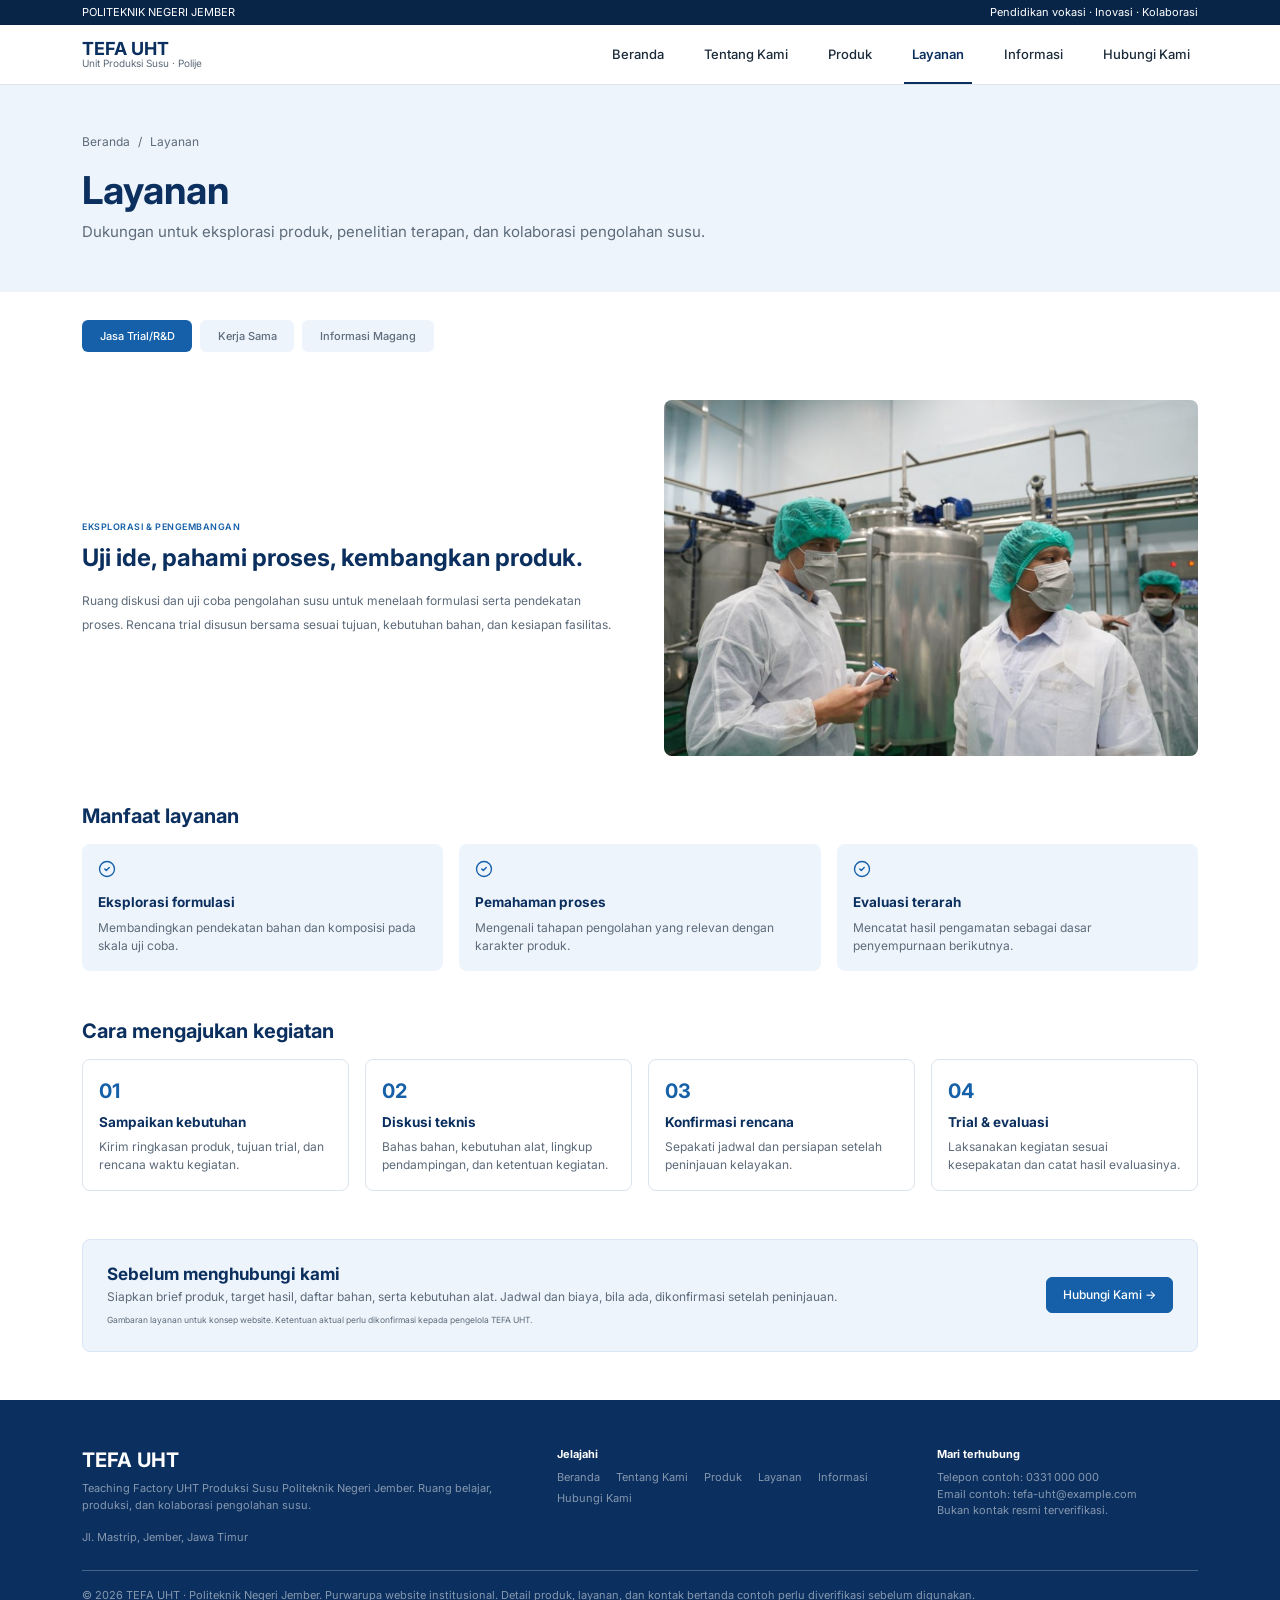
<file: layanan.html>
<!DOCTYPE html>
<html lang="id">
<head>
  <meta charset="UTF-8">
  <meta name="viewport" content="width=device-width, initial-scale=1.0">
  <title>Layanan - Jasa Trial/R&D - TEFA UHT</title>
  <link href="https://cdn.jsdelivr.net/npm/bootstrap@5.3.3/dist/css/bootstrap.min.css" rel="stylesheet">
  <link rel="stylesheet" href="css/style.css">
</head>
<body>
  <div class="topbar text-white small py-1">
    <div class="container d-flex justify-content-between">
      <span>POLITEKNIK NEGERI JEMBER</span>
      <span class="d-none d-md-inline">Pendidikan vokasi · Inovasi · Kolaborasi</span>
    </div>
  </div>

  <nav class="navbar navbar-expand-md bg-white border-bottom sticky-top">
    <div class="container">
      <a class="navbar-brand d-flex flex-column lh-1" href="Beranda.html">
        <strong class="brand-name">TEFA UHT</strong>
        <small class="brand-sub">Unit Produksi Susu · Polije</small>
      </a>
      <button class="navbar-toggler" type="button" data-bs-toggle="collapse" data-bs-target="#menu" aria-controls="menu" aria-expanded="false" aria-label="Buka menu">
        <span class="navbar-toggler-icon"></span>
      </button>
      <div class="collapse navbar-collapse" id="menu">
        <ul class="navbar-nav ms-auto gap-md-4">
          <li class="nav-item"><a class="nav-link" href="Beranda.html">Beranda</a></li>
          <li class="nav-item"><a class="nav-link" href="tentang.html">Tentang Kami</a></li>
          <li class="nav-item"><a class="nav-link" href="produk.html">Produk</a></li>
          <li class="nav-item"><a class="nav-link active" aria-current="page" href="layanan.html">Layanan</a></li>
          <li class="nav-item"><a class="nav-link" href="informasi.html">Informasi</a></li>
          <li class="nav-item"><a class="nav-link" href="hubungi.html">Hubungi Kami</a></li>
        </ul>
      </div>
    </div>
  </nav>

  <main>
    <header class="page-header py-4 py-md-5">
      <div class="container">
        <nav aria-label="breadcrumb">
          <ol class="breadcrumb small mb-3">
            <li class="breadcrumb-item"><a href="Beranda.html">Beranda</a></li>
            <li class="breadcrumb-item active" aria-current="page">Layanan</li>
          </ol>
        </nav>
        <h1 class="page-title fw-bold mb-2">Layanan</h1>
        <p class="text-body-secondary mb-0">Dukungan untuk eksplorasi produk, penelitian terapan, dan kolaborasi pengolahan susu.</p>
      </div>
    </header>

    <section class="container pb-5">
      <ul class="nav nav-pills subnav gap-2 mb-5">
        <li class="nav-item"><a class="nav-link active" aria-current="page" href="layanan.html">Jasa Trial/R&amp;D</a></li>
        <li class="nav-item"><a class="nav-link" href="kerja-sama.html">Kerja Sama</a></li>
        <li class="nav-item"><a class="nav-link" href="magang.html">Informasi Magang</a></li>
      </ul>

      <div class="row align-items-center gy-4 gx-lg-5">
        <div class="col-lg-6">
          <p class="eyebrow text-primary fw-semibold mb-2">EKSPLORASI &amp; PENGEMBANGAN</p>
          <h2 class="section-title fw-bold mb-3">Uji ide, pahami proses, kembangkan produk.</h2>
          <p class="small text-body-secondary lh-lg mb-0">Ruang diskusi dan uji coba pengolahan susu untuk menelaah formulasi serta pendekatan proses. Rencana trial disusun bersama sesuai tujuan, kebutuhan bahan, dan kesiapan fasilitas.</p>
        </div>
        <div class="col-lg-6">
          <figure class="mb-0">
            <div class="ratio ratio-3x2 rounded-3 overflow-hidden bg-body-secondary "><img class="object-fit-cover" src="img/trial.jpg" alt="Jasa Trial R&D"></div>
          </figure>
        </div>
      </div>

      <h2 class="h4 fw-bold section-heading mt-5 mb-3">Manfaat layanan</h2>
      <div class="row row-cols-1 row-cols-md-3 g-3">
        <div class="col">
          <article class="card soft-card border-0 h-100" data-reveal>
            <div class="card-body">
              <svg aria-hidden="true" class="icon-line mb-3" viewbox="0 0 24 24"><circle cx="12" cy="12" r="10"></circle><path d="m9 12 2 2 4-4"></path></svg>
              <h3 class="h6 fw-bold section-heading">Eksplorasi formulasi</h3>
              <p class="small text-body-secondary mb-0">Membandingkan pendekatan bahan dan komposisi pada skala uji coba.</p>
            </div>
          </article>
        </div>
        <div class="col">
          <article class="card soft-card border-0 h-100" data-reveal>
            <div class="card-body">
              <svg aria-hidden="true" class="icon-line mb-3" viewbox="0 0 24 24"><circle cx="12" cy="12" r="10"></circle><path d="m9 12 2 2 4-4"></path></svg>
              <h3 class="h6 fw-bold section-heading">Pemahaman proses</h3>
              <p class="small text-body-secondary mb-0">Mengenali tahapan pengolahan yang relevan dengan karakter produk.</p>
            </div>
          </article>
        </div>
        <div class="col">
          <article class="card soft-card border-0 h-100" data-reveal>
            <div class="card-body">
              <svg aria-hidden="true" class="icon-line mb-3" viewbox="0 0 24 24"><circle cx="12" cy="12" r="10"></circle><path d="m9 12 2 2 4-4"></path></svg>
              <h3 class="h6 fw-bold section-heading">Evaluasi terarah</h3>
              <p class="small text-body-secondary mb-0">Mencatat hasil pengamatan sebagai dasar penyempurnaan berikutnya.</p>
            </div>
          </article>
        </div>
      </div>

      <h2 class="h4 fw-bold section-heading mt-5 mb-3">Cara mengajukan kegiatan</h2>
      <!-- LANGKAH BERNOMOR: ol list-unstyled = daftar berurutan tanpa nomor bawaan; row-cols-lg-4 = 4 langkah sejajar di layar besar. Nomor 01-04 ditulis sendiri di tiap kartu. -->
      <ol class="row row-cols-1 row-cols-sm-2 row-cols-lg-4 g-3 list-unstyled mb-0">
        <li class="col">
          <div class="card h-100" data-reveal>
            <div class="card-body">
              <span class="step-no d-block mb-2">01</span>
              <h3 class="h6 fw-bold section-heading">Sampaikan kebutuhan</h3>
              <p class="small text-body-secondary mb-0">Kirim ringkasan produk, tujuan trial, dan rencana waktu kegiatan.</p>
            </div>
          </div>
        </li>
        <li class="col">
          <div class="card h-100" data-reveal>
            <div class="card-body">
              <span class="step-no d-block mb-2">02</span>
              <h3 class="h6 fw-bold section-heading">Diskusi teknis</h3>
              <p class="small text-body-secondary mb-0">Bahas bahan, kebutuhan alat, lingkup pendampingan, dan ketentuan kegiatan.</p>
            </div>
          </div>
        </li>
        <li class="col">
          <div class="card h-100" data-reveal>
            <div class="card-body">
              <span class="step-no d-block mb-2">03</span>
              <h3 class="h6 fw-bold section-heading">Konfirmasi rencana</h3>
              <p class="small text-body-secondary mb-0">Sepakati jadwal dan persiapan setelah peninjauan kelayakan.</p>
            </div>
          </div>
        </li>
        <li class="col">
          <div class="card h-100" data-reveal>
            <div class="card-body">
              <span class="step-no d-block mb-2">04</span>
              <h3 class="h6 fw-bold section-heading">Trial &amp; evaluasi</h3>
              <p class="small text-body-secondary mb-0">Laksanakan kegiatan sesuai kesepakatan dan catat hasil evaluasinya.</p>
            </div>
          </div>
        </li>
      </ol>
    </section>

    <section class="container pb-5">
      <div class="cta-box rounded-3 p-4 d-flex flex-column flex-md-row justify-content-between align-items-md-center gap-3">
        <div>
          <h3 class="h5 fw-bold mb-1">Sebelum menghubungi kami</h3>
          <p class="small text-body-secondary mb-0">Siapkan brief produk, target hasil, daftar bahan, serta kebutuhan alat. Jadwal dan biaya, bila ada, dikonfirmasi setelah peninjauan.</p>
          <p class="cta-note text-body-secondary mt-2 mb-0">Gambaran layanan untuk konsep website. Ketentuan aktual perlu dikonfirmasi kepada pengelola TEFA UHT.</p>
        </div>
        <a href="hubungi.html" class="btn btn-primary btn-sm px-3 flex-shrink-0">Hubungi Kami →</a>
      </div>
    </section>
  </main>

  <footer class="footer text-white-50 pt-5">
    <div class="container">
      <div class="row g-4">
        <div class="col-lg-5">
          <h4 class="h5 fw-bold text-white">TEFA UHT</h4>
          <p class="small">Teaching Factory UHT Produksi Susu Politeknik Negeri Jember. Ruang belajar, produksi, dan kolaborasi pengolahan susu.</p>
          <p class="small mb-0">Jl. Mastrip, Jember, Jawa Timur</p>
        </div>
        <div class="col-6 col-lg-4">
          <h5 class="small fw-bold text-white">Jelajahi</h5>
          <ul class="list-unstyled d-flex flex-wrap column-gap-3 row-gap-1 small mb-0">
            <li><a href="Beranda.html">Beranda</a></li>
            <li><a href="tentang.html">Tentang Kami</a></li>
            <li><a href="produk.html">Produk</a></li>
            <li><a href="layanan.html">Layanan</a></li>
            <li><a href="informasi.html">Informasi</a></li>
            <li><a href="hubungi.html">Hubungi Kami</a></li>
          </ul>
        </div>
        <div class="col-6 col-lg-3">
          <h5 class="small fw-bold text-white">Mari terhubung</h5>
          <p class="small mb-0">Telepon contoh: 0331 000 000<br>Email contoh: tefa-uht@example.com<br>Bukan kontak resmi terverifikasi.</p>
        </div>
      </div>
      <hr class="border-light opacity-25 mt-4">
      <p class="small pb-4 mb-0">© <span id="year">2026</span> TEFA UHT · Politeknik Negeri Jember. Purwarupa website institusional. Detail produk, layanan, dan kontak bertanda contoh perlu diverifikasi sebelum digunakan.</p>
    </div>
  </footer>

  <script src="https://cdn.jsdelivr.net/npm/bootstrap@5.3.3/dist/js/bootstrap.bundle.min.js"></script>
  <script src="js/script.js"></script>
</body>
</html>
</file>
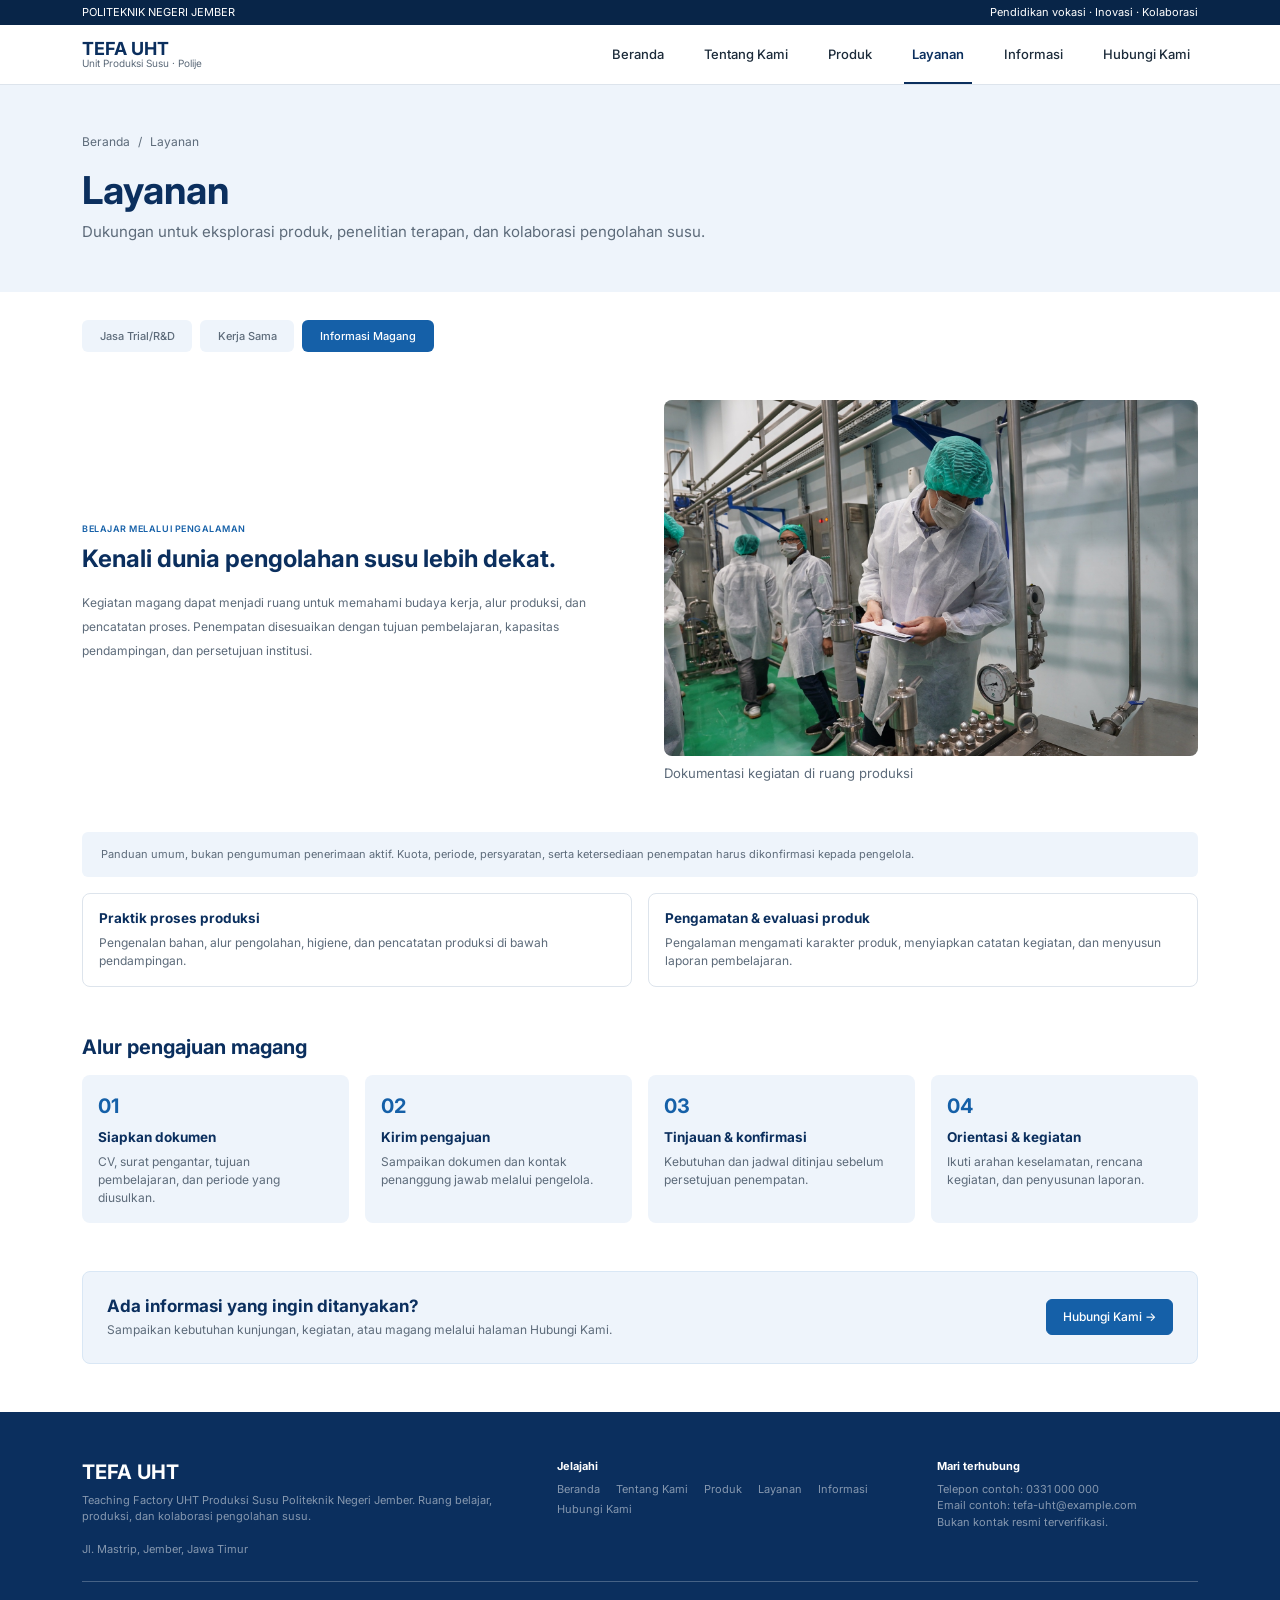
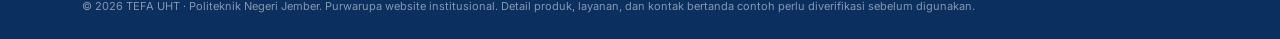
<file: magang.html>
<!DOCTYPE html>
<html lang="id">
<head>
  <meta charset="UTF-8">
  <meta name="viewport" content="width=device-width, initial-scale=1.0">
  <title>Layanan - Informasi Magang - TEFA UHT</title>
  <link href="https://cdn.jsdelivr.net/npm/bootstrap@5.3.3/dist/css/bootstrap.min.css" rel="stylesheet">
  <link rel="stylesheet" href="css/style.css">
</head>
<body>
  <div class="topbar text-white small py-1">
    <div class="container d-flex justify-content-between">
      <span>POLITEKNIK NEGERI JEMBER</span>
      <span class="d-none d-md-inline">Pendidikan vokasi · Inovasi · Kolaborasi</span>
    </div>
  </div>

  <nav class="navbar navbar-expand-md bg-white border-bottom sticky-top">
    <div class="container">
      <a class="navbar-brand d-flex flex-column lh-1" href="Beranda.html">
        <strong class="brand-name">TEFA UHT</strong>
        <small class="brand-sub">Unit Produksi Susu · Polije</small>
      </a>
      <button class="navbar-toggler" type="button" data-bs-toggle="collapse" data-bs-target="#menu" aria-controls="menu" aria-expanded="false" aria-label="Buka menu">
        <span class="navbar-toggler-icon"></span>
      </button>
      <div class="collapse navbar-collapse" id="menu">
        <ul class="navbar-nav ms-auto gap-md-4">
          <li class="nav-item"><a class="nav-link" href="Beranda.html">Beranda</a></li>
          <li class="nav-item"><a class="nav-link" href="tentang.html">Tentang Kami</a></li>
          <li class="nav-item"><a class="nav-link" href="produk.html">Produk</a></li>
          <li class="nav-item"><a class="nav-link active" aria-current="page" href="layanan.html">Layanan</a></li>
          <li class="nav-item"><a class="nav-link" href="informasi.html">Informasi</a></li>
          <li class="nav-item"><a class="nav-link" href="hubungi.html">Hubungi Kami</a></li>
        </ul>
      </div>
    </div>
  </nav>

  <main>
    <header class="page-header py-4 py-md-5">
      <div class="container">
        <nav aria-label="breadcrumb">
          <ol class="breadcrumb small mb-3">
            <li class="breadcrumb-item"><a href="Beranda.html">Beranda</a></li>
            <li class="breadcrumb-item active" aria-current="page">Layanan</li>
          </ol>
        </nav>
        <h1 class="page-title fw-bold mb-2">Layanan</h1>
        <p class="text-body-secondary mb-0">Dukungan untuk eksplorasi produk, penelitian terapan, dan kolaborasi pengolahan susu.</p>
      </div>
    </header>

    <section class="container pb-5">
      <ul class="nav nav-pills subnav gap-2 mb-5">
        <li class="nav-item"><a class="nav-link" href="layanan.html">Jasa Trial/R&amp;D</a></li>
        <li class="nav-item"><a class="nav-link" href="kerja-sama.html">Kerja Sama</a></li>
        <li class="nav-item"><a class="nav-link active" aria-current="page" href="magang.html">Informasi Magang</a></li>
      </ul>

      <div class="row align-items-center gy-4 gx-lg-5">
        <div class="col-lg-6">
          <p class="eyebrow text-primary fw-semibold mb-2">BELAJAR MELALUI PENGALAMAN</p>
          <h2 class="section-title fw-bold mb-3">Kenali dunia pengolahan susu lebih dekat.</h2>
          <p class="small text-body-secondary lh-lg mb-0">Kegiatan magang dapat menjadi ruang untuk memahami budaya kerja, alur produksi, dan pencatatan proses. Penempatan disesuaikan dengan tujuan pembelajaran, kapasitas pendampingan, dan persetujuan institusi.</p>
        </div>
        <div class="col-lg-6">
          <figure class="mb-0">
            <div class="ratio ratio-3x2 rounded-3 overflow-hidden bg-body-secondary "><img class="object-fit-cover" src="img/magang.jpg" alt="Peserta mengamati mesin pengolahan susu"></div>
            <figcaption class="figure-caption mt-2">Dokumentasi kegiatan di ruang produksi</figcaption>
          </figure>
        </div>
      </div>

      <!-- ALERT Bootstrap: kotak pemberitahuan. alert = komponen kotak pesan; role="alert" membantu pembaca layar. -->
      <div class="alert notice mt-5 mb-3" role="alert">Panduan umum, bukan pengumuman penerimaan aktif. Kuota, periode, persyaratan, serta ketersediaan penempatan harus dikonfirmasi kepada pengelola.</div>
      <div class="row row-cols-1 row-cols-md-2 g-3">
        <div class="col">
          <article class="card h-100" data-reveal>
            <div class="card-body">
              <h3 class="h6 fw-bold section-heading">Praktik proses produksi</h3>
              <p class="small text-body-secondary mb-0">Pengenalan bahan, alur pengolahan, higiene, dan pencatatan produksi di bawah pendampingan.</p>
            </div>
          </article>
        </div>
        <div class="col">
          <article class="card h-100" data-reveal>
            <div class="card-body">
              <h3 class="h6 fw-bold section-heading">Pengamatan &amp; evaluasi produk</h3>
              <p class="small text-body-secondary mb-0">Pengalaman mengamati karakter produk, menyiapkan catatan kegiatan, dan menyusun laporan pembelajaran.</p>
            </div>
          </article>
        </div>
      </div>

      <h2 class="h4 fw-bold section-heading mt-5 mb-3">Alur pengajuan magang</h2>
      <!-- LANGKAH BERNOMOR: ol list-unstyled = daftar berurutan tanpa nomor bawaan; row-cols-lg-4 = 4 langkah sejajar di layar besar. Nomor 01-04 ditulis sendiri di tiap kartu. -->
      <ol class="row row-cols-1 row-cols-sm-2 row-cols-lg-4 g-3 list-unstyled mb-0">
        <li class="col">
          <div class="card soft-card border-0 h-100" data-reveal>
            <div class="card-body">
              <span class="step-no d-block mb-2">01</span>
              <h3 class="h6 fw-bold section-heading">Siapkan dokumen</h3>
              <p class="small text-body-secondary mb-0">CV, surat pengantar, tujuan pembelajaran, dan periode yang diusulkan.</p>
            </div>
          </div>
        </li>
        <li class="col">
          <div class="card soft-card border-0 h-100" data-reveal>
            <div class="card-body">
              <span class="step-no d-block mb-2">02</span>
              <h3 class="h6 fw-bold section-heading">Kirim pengajuan</h3>
              <p class="small text-body-secondary mb-0">Sampaikan dokumen dan kontak penanggung jawab melalui pengelola.</p>
            </div>
          </div>
        </li>
        <li class="col">
          <div class="card soft-card border-0 h-100" data-reveal>
            <div class="card-body">
              <span class="step-no d-block mb-2">03</span>
              <h3 class="h6 fw-bold section-heading">Tinjauan &amp; konfirmasi</h3>
              <p class="small text-body-secondary mb-0">Kebutuhan dan jadwal ditinjau sebelum persetujuan penempatan.</p>
            </div>
          </div>
        </li>
        <li class="col">
          <div class="card soft-card border-0 h-100" data-reveal>
            <div class="card-body">
              <span class="step-no d-block mb-2">04</span>
              <h3 class="h6 fw-bold section-heading">Orientasi &amp; kegiatan</h3>
              <p class="small text-body-secondary mb-0">Ikuti arahan keselamatan, rencana kegiatan, dan penyusunan laporan.</p>
            </div>
          </div>
        </li>
      </ol>
    </section>

    <section class="container pb-5">
      <div class="cta-box rounded-3 p-4 d-flex flex-column flex-md-row justify-content-between align-items-md-center gap-3">
        <div>
          <h3 class="h5 fw-bold mb-1">Ada informasi yang ingin ditanyakan?</h3>
          <p class="small text-body-secondary mb-0">Sampaikan kebutuhan kunjungan, kegiatan, atau magang melalui halaman Hubungi Kami.</p>
        </div>
        <a href="hubungi.html" class="btn btn-primary btn-sm px-3 flex-shrink-0">Hubungi Kami →</a>
      </div>
    </section>
  </main>

  <footer class="footer text-white-50 pt-5">
    <div class="container">
      <div class="row g-4">
        <div class="col-lg-5">
          <h4 class="h5 fw-bold text-white">TEFA UHT</h4>
          <p class="small">Teaching Factory UHT Produksi Susu Politeknik Negeri Jember. Ruang belajar, produksi, dan kolaborasi pengolahan susu.</p>
          <p class="small mb-0">Jl. Mastrip, Jember, Jawa Timur</p>
        </div>
        <div class="col-6 col-lg-4">
          <h5 class="small fw-bold text-white">Jelajahi</h5>
          <ul class="list-unstyled d-flex flex-wrap column-gap-3 row-gap-1 small mb-0">
            <li><a href="Beranda.html">Beranda</a></li>
            <li><a href="tentang.html">Tentang Kami</a></li>
            <li><a href="produk.html">Produk</a></li>
            <li><a href="layanan.html">Layanan</a></li>
            <li><a href="informasi.html">Informasi</a></li>
            <li><a href="hubungi.html">Hubungi Kami</a></li>
          </ul>
        </div>
        <div class="col-6 col-lg-3">
          <h5 class="small fw-bold text-white">Mari terhubung</h5>
          <p class="small mb-0">Telepon contoh: 0331 000 000<br>Email contoh: tefa-uht@example.com<br>Bukan kontak resmi terverifikasi.</p>
        </div>
      </div>
      <hr class="border-light opacity-25 mt-4">
      <p class="small pb-4 mb-0">© <span id="year">2026</span> TEFA UHT · Politeknik Negeri Jember. Purwarupa website institusional. Detail produk, layanan, dan kontak bertanda contoh perlu diverifikasi sebelum digunakan.</p>
    </div>
  </footer>

  <script src="https://cdn.jsdelivr.net/npm/bootstrap@5.3.3/dist/js/bootstrap.bundle.min.js"></script>
  <script src="js/script.js"></script>
</body>
</html>
</file>
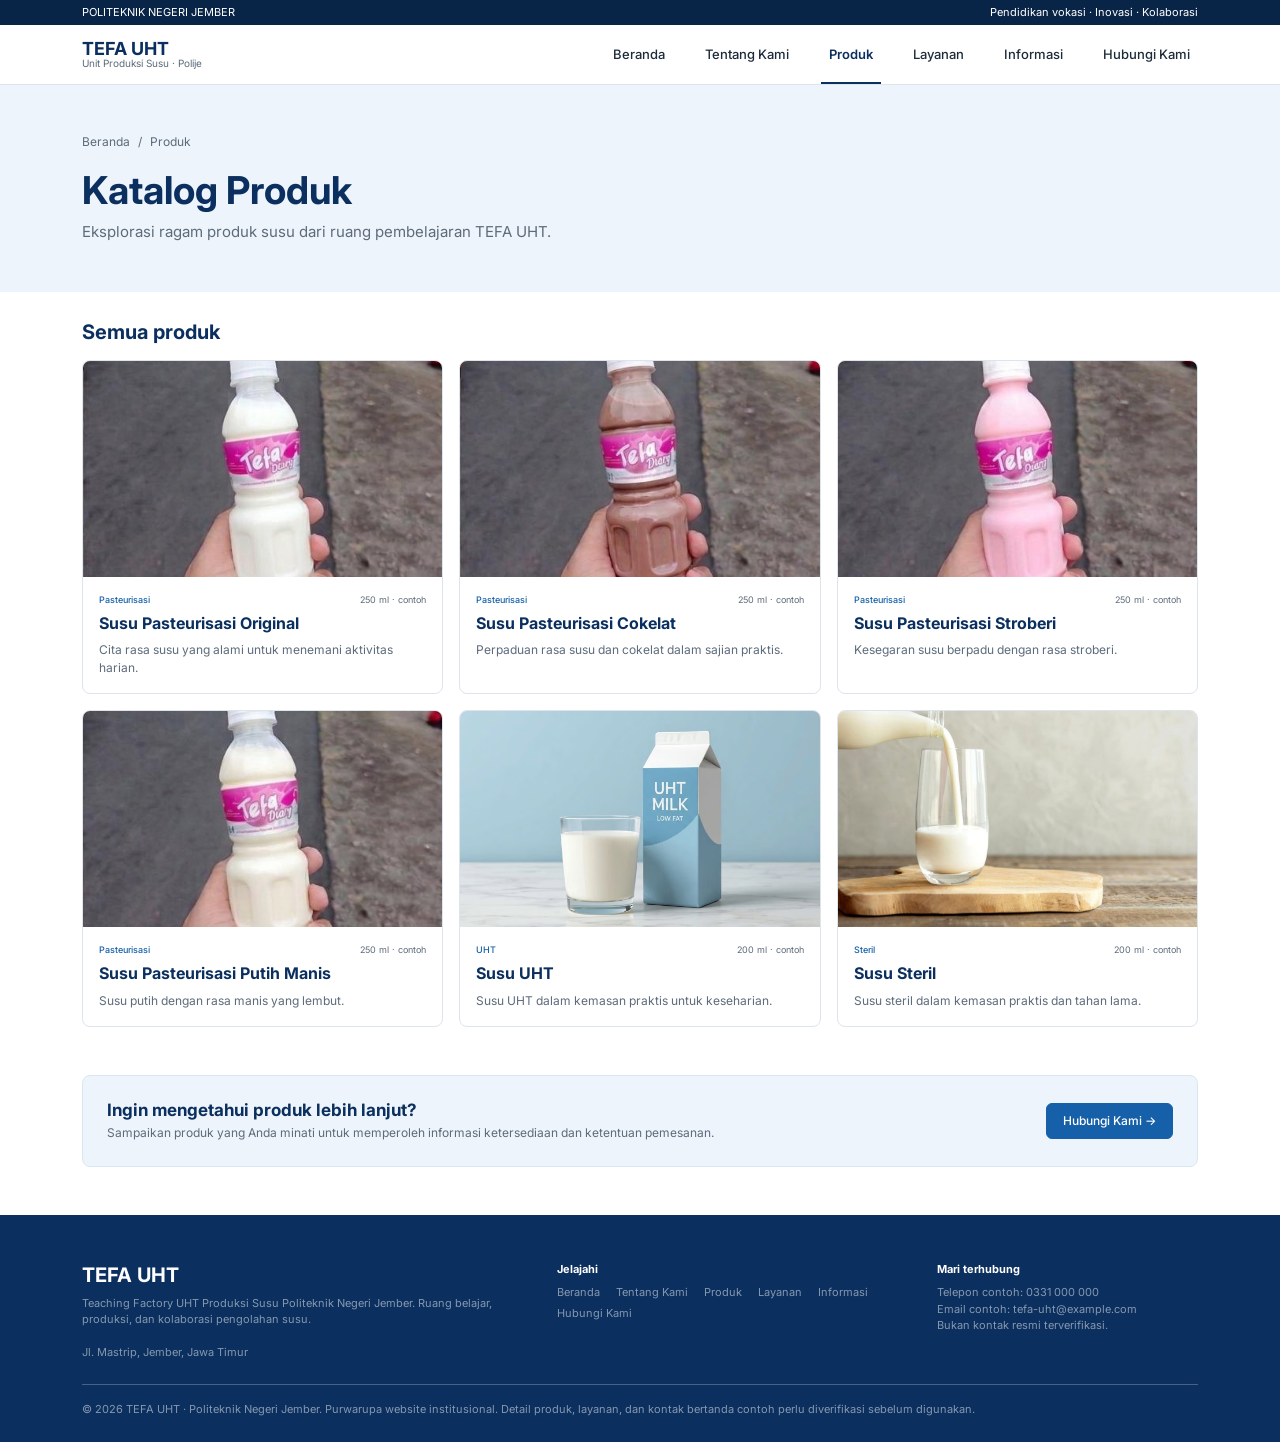
<file: produk.html>
<!DOCTYPE html>
<html lang="id">
<head>
  <meta charset="UTF-8">
  <meta name="viewport" content="width=device-width, initial-scale=1.0">
  <title>Katalog Produk - TEFA UHT</title>
  <link href="https://cdn.jsdelivr.net/npm/bootstrap@5.3.3/dist/css/bootstrap.min.css" rel="stylesheet">
  <link rel="stylesheet" href="css/style.css">
</head>
<body>
  <div class="topbar text-white small py-1">
    <div class="container d-flex justify-content-between">
      <span>POLITEKNIK NEGERI JEMBER</span>
      <span class="d-none d-md-inline">Pendidikan vokasi · Inovasi · Kolaborasi</span>
    </div>
  </div>

  <nav class="navbar navbar-expand-md bg-white border-bottom sticky-top">
    <div class="container">
      <a class="navbar-brand d-flex flex-column lh-1" href="Beranda.html">
        <strong class="brand-name">TEFA UHT</strong>
        <small class="brand-sub">Unit Produksi Susu · Polije</small>
      </a>
      <button class="navbar-toggler" type="button" data-bs-toggle="collapse" data-bs-target="#menu" aria-controls="menu" aria-expanded="false" aria-label="Buka menu">
        <span class="navbar-toggler-icon"></span>
      </button>
      <div class="collapse navbar-collapse" id="menu">
        <ul class="navbar-nav ms-auto gap-md-4">
          <li class="nav-item"><a class="nav-link" href="Beranda.html">Beranda</a></li>
          <li class="nav-item"><a class="nav-link" href="tentang.html">Tentang Kami</a></li>
          <li class="nav-item"><a class="nav-link active" aria-current="page" href="produk.html">Produk</a></li>
          <li class="nav-item"><a class="nav-link" href="layanan.html">Layanan</a></li>
          <li class="nav-item"><a class="nav-link" href="informasi.html">Informasi</a></li>
          <li class="nav-item"><a class="nav-link" href="hubungi.html">Hubungi Kami</a></li>
        </ul>
      </div>
    </div>
  </nav>

  <main>
    <header class="page-header py-4 py-md-5">
      <div class="container">
        <nav aria-label="breadcrumb">
          <ol class="breadcrumb small mb-3">
            <li class="breadcrumb-item"><a href="Beranda.html">Beranda</a></li>
            <li class="breadcrumb-item active" aria-current="page">Produk</li>
          </ol>
        </nav>
        <h1 class="page-title fw-bold mb-2">Katalog Produk</h1>
        <p class="text-body-secondary mb-0">Eksplorasi ragam produk susu dari ruang pembelajaran TEFA UHT.</p>
      </div>
    </header>

    <section class="container pb-5">
      <h2 class="h4 fw-bold section-heading mb-3">Semua produk</h2>
      <!-- GRID KATALOG: row-cols-1 row-cols-sm-2 row-cols-lg-3 = 1 kolom di HP, 2 di tablet, 3 di laptop. g-3 = jarak antar kartu. card = komponen kartu; d-flex justify-content-between = kategori di kiri, ukuran di kanan. -->
      <div class="row row-cols-1 row-cols-sm-2 row-cols-lg-3 g-3">
        <div class="col">
          <article class="card hover-card h-100 overflow-hidden" id="pasteurisasi-original" data-reveal>
            <div class="ratio ratio-5x3 rounded-0 overflow-hidden bg-body-secondary "><img class="object-fit-cover" src="img/susu ori.jpg" alt="Susu pasteurisasi rasa original dalam botol"></div>
            <div class="card-body">
              <p class="d-flex justify-content-between gap-2 product-meta mb-2"><span class="text-primary fw-medium">Pasteurisasi</span><span class="text-body-secondary">250 ml · contoh</span></p>
              <h3 class="product-title fw-bold section-heading mb-2">Susu Pasteurisasi Original</h3>
              <p class="small text-body-secondary mb-0">Cita rasa susu yang alami untuk menemani aktivitas harian.</p>
            </div>
          </article>
        </div>
        <div class="col">
          <article class="card hover-card h-100 overflow-hidden" id="pasteurisasi-cokelat" data-reveal>
            <div class="ratio ratio-5x3 rounded-0 overflow-hidden bg-body-secondary "><img class="object-fit-cover" src="img/susu cokelat.jpg" alt="Susu pasteurisasi rasa cokelat dalam botol"></div>
            <div class="card-body">
              <p class="d-flex justify-content-between gap-2 product-meta mb-2"><span class="text-primary fw-medium">Pasteurisasi</span><span class="text-body-secondary">250 ml · contoh</span></p>
              <h3 class="product-title fw-bold section-heading mb-2">Susu Pasteurisasi Cokelat</h3>
              <p class="small text-body-secondary mb-0">Perpaduan rasa susu dan cokelat dalam sajian praktis.</p>
            </div>
          </article>
        </div>
        <div class="col">
          <article class="card hover-card h-100 overflow-hidden" id="pasteurisasi-stroberi" data-reveal>
            <div class="ratio ratio-5x3 rounded-0 overflow-hidden bg-body-secondary "><img class="object-fit-cover" src="img/susu straw.jpg" alt="Susu pasteurisasi rasa stroberi dalam botol"></div>
            <div class="card-body">
              <p class="d-flex justify-content-between gap-2 product-meta mb-2"><span class="text-primary fw-medium">Pasteurisasi</span><span class="text-body-secondary">250 ml · contoh</span></p>
              <h3 class="product-title fw-bold section-heading mb-2">Susu Pasteurisasi Stroberi</h3>
              <p class="small text-body-secondary mb-0">Kesegaran susu berpadu dengan rasa stroberi.</p>
            </div>
          </article>
        </div>
        <div class="col">
          <article class="card hover-card h-100 overflow-hidden" id="pasteurisasi-putih-manis" data-reveal>
            <div class="ratio ratio-5x3 rounded-0 overflow-hidden bg-body-secondary "><img class="object-fit-cover" src="img/susu putih manis.jpg" alt="Susu pasteurisasi putih manis dalam botol"></div>
            <div class="card-body">
              <p class="d-flex justify-content-between gap-2 product-meta mb-2"><span class="text-primary fw-medium">Pasteurisasi</span><span class="text-body-secondary">250 ml · contoh</span></p>
              <h3 class="product-title fw-bold section-heading mb-2">Susu Pasteurisasi Putih Manis</h3>
              <p class="small text-body-secondary mb-0">Susu putih dengan rasa manis yang lembut.</p>
            </div>
          </article>
        </div>
        <div class="col">
          <article class="card hover-card h-100 overflow-hidden" id="susu-uht" data-reveal>
            <div class="ratio ratio-5x3 rounded-0 overflow-hidden bg-body-secondary "><img class="object-fit-cover" src="img/susu uht.avif" alt="Produk susu UHT TEFA UHT"></div>
            <div class="card-body">
              <p class="d-flex justify-content-between gap-2 product-meta mb-2"><span class="text-primary fw-medium">UHT</span><span class="text-body-secondary">200 ml · contoh</span></p>
              <h3 class="product-title fw-bold section-heading mb-2">Susu UHT</h3>
              <p class="small text-body-secondary mb-0">Susu UHT dalam kemasan praktis untuk keseharian.</p>
            </div>
          </article>
        </div>
        <div class="col">
          <article class="card hover-card h-100 overflow-hidden" id="susu-steril" data-reveal>
            <div class="ratio ratio-5x3 rounded-0 overflow-hidden bg-body-secondary "><img class="object-fit-cover" src="img/susu steril.jpeg" alt="Susu dituangkan ke dalam gelas"></div>
            <div class="card-body">
              <p class="d-flex justify-content-between gap-2 product-meta mb-2"><span class="text-primary fw-medium">Steril</span><span class="text-body-secondary">200 ml · contoh</span></p>
              <h3 class="product-title fw-bold section-heading mb-2">Susu Steril</h3>
              <p class="small text-body-secondary mb-0">Susu steril dalam kemasan praktis dan tahan lama.</p>
            </div>
          </article>
        </div>
      </div>
    </section>

    <section class="container pb-5">
      <div class="cta-box rounded-3 p-4 d-flex flex-column flex-md-row justify-content-between align-items-md-center gap-3">
        <div>
          <h3 class="h5 fw-bold mb-1">Ingin mengetahui produk lebih lanjut?</h3>
          <p class="small text-body-secondary mb-0">Sampaikan produk yang Anda minati untuk memperoleh informasi ketersediaan dan ketentuan pemesanan.</p>
        </div>
        <a href="hubungi.html" class="btn btn-primary btn-sm px-3 flex-shrink-0">Hubungi Kami →</a>
      </div>
    </section>
  </main>

  <footer class="footer text-white-50 pt-5">
    <div class="container">
      <div class="row g-4">
        <div class="col-lg-5">
          <h4 class="h5 fw-bold text-white">TEFA UHT</h4>
          <p class="small">Teaching Factory UHT Produksi Susu Politeknik Negeri Jember. Ruang belajar, produksi, dan kolaborasi pengolahan susu.</p>
          <p class="small mb-0">Jl. Mastrip, Jember, Jawa Timur</p>
        </div>
        <div class="col-6 col-lg-4">
          <h5 class="small fw-bold text-white">Jelajahi</h5>
          <ul class="list-unstyled d-flex flex-wrap column-gap-3 row-gap-1 small mb-0">
            <li><a href="Beranda.html">Beranda</a></li>
            <li><a href="tentang.html">Tentang Kami</a></li>
            <li><a href="produk.html">Produk</a></li>
            <li><a href="layanan.html">Layanan</a></li>
            <li><a href="informasi.html">Informasi</a></li>
            <li><a href="hubungi.html">Hubungi Kami</a></li>
          </ul>
        </div>
        <div class="col-6 col-lg-3">
          <h5 class="small fw-bold text-white">Mari terhubung</h5>
          <p class="small mb-0">Telepon contoh: 0331 000 000<br>Email contoh: tefa-uht@example.com<br>Bukan kontak resmi terverifikasi.</p>
        </div>
      </div>
      <hr class="border-light opacity-25 mt-4">
      <p class="small pb-4 mb-0">© <span id="year">2026</span> TEFA UHT · Politeknik Negeri Jember. Purwarupa website institusional. Detail produk, layanan, dan kontak bertanda contoh perlu diverifikasi sebelum digunakan.</p>
    </div>
  </footer>

  <script src="https://cdn.jsdelivr.net/npm/bootstrap@5.3.3/dist/js/bootstrap.bundle.min.js"></script>
  <script src="js/script.js"></script>
</body>
</html>
</file>
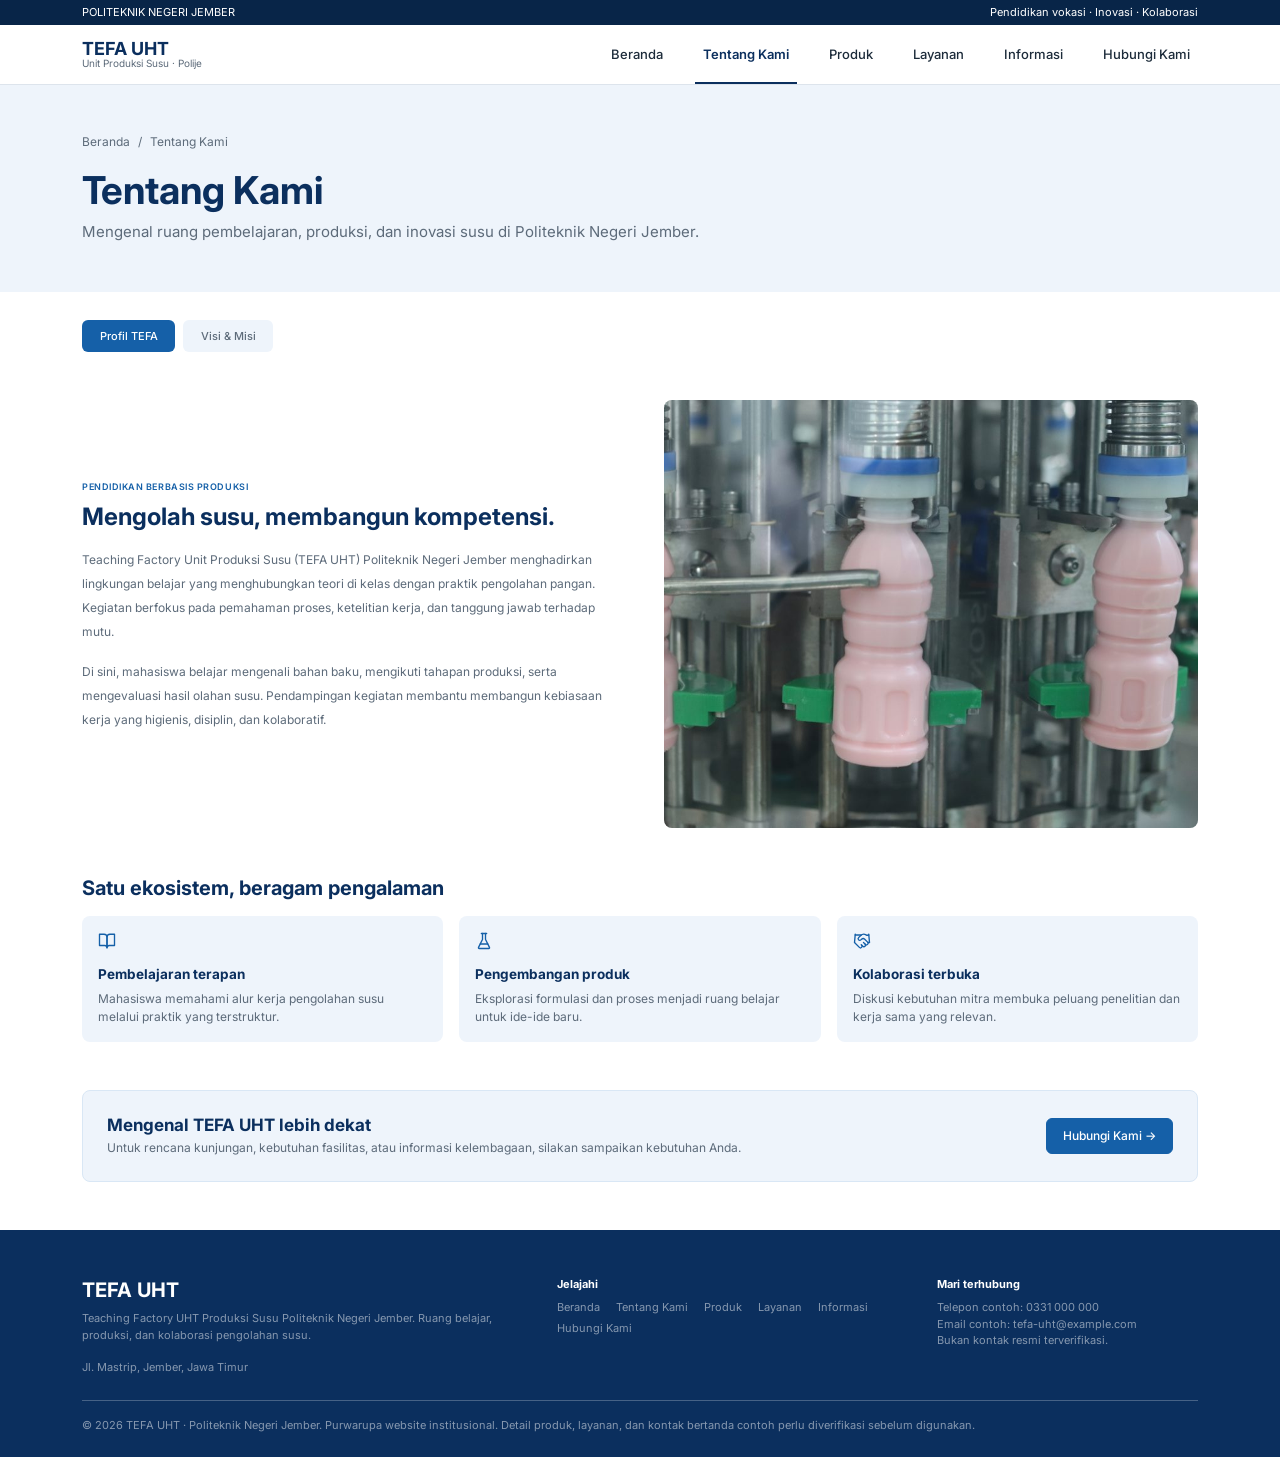
<file: tentang.html>
<!DOCTYPE html>
<html lang="id">
<head>
  <meta charset="UTF-8">
  <meta name="viewport" content="width=device-width, initial-scale=1.0">
  <title>Tentang Kami - TEFA UHT</title>
  <link href="https://cdn.jsdelivr.net/npm/bootstrap@5.3.3/dist/css/bootstrap.min.css" rel="stylesheet">
  <link rel="stylesheet" href="css/style.css">
</head>
<body>
  <div class="topbar text-white small py-1">
    <div class="container d-flex justify-content-between">
      <span>POLITEKNIK NEGERI JEMBER</span>
      <span class="d-none d-md-inline">Pendidikan vokasi · Inovasi · Kolaborasi</span>
    </div>
  </div>

  <nav class="navbar navbar-expand-md bg-white border-bottom sticky-top">
    <div class="container">
      <a class="navbar-brand d-flex flex-column lh-1" href="Beranda.html">
        <strong class="brand-name">TEFA UHT</strong>
        <small class="brand-sub">Unit Produksi Susu · Polije</small>
      </a>
      <button class="navbar-toggler" type="button" data-bs-toggle="collapse" data-bs-target="#menu" aria-controls="menu" aria-expanded="false" aria-label="Buka menu">
        <span class="navbar-toggler-icon"></span>
      </button>
      <div class="collapse navbar-collapse" id="menu">
        <ul class="navbar-nav ms-auto gap-md-4">
          <li class="nav-item"><a class="nav-link" href="Beranda.html">Beranda</a></li>
          <li class="nav-item"><a class="nav-link active" aria-current="page" href="tentang.html">Tentang Kami</a></li>
          <li class="nav-item"><a class="nav-link" href="produk.html">Produk</a></li>
          <li class="nav-item"><a class="nav-link" href="layanan.html">Layanan</a></li>
          <li class="nav-item"><a class="nav-link" href="informasi.html">Informasi</a></li>
          <li class="nav-item"><a class="nav-link" href="hubungi.html">Hubungi Kami</a></li>
        </ul>
      </div>
    </div>
  </nav>

  <main>
    <!-- PITA JUDUL HALAMAN. breadcrumb = komponen Bootstrap untuk jejak posisi halaman (pemisah "/" otomatis). py-4 py-md-5 = jarak atas-bawah, lebih besar di layar md ke atas. -->
    <header class="page-header py-4 py-md-5">
      <div class="container">
        <nav aria-label="breadcrumb">
          <ol class="breadcrumb small mb-3">
            <li class="breadcrumb-item"><a href="Beranda.html">Beranda</a></li>
            <li class="breadcrumb-item active" aria-current="page">Tentang Kami</li>
          </ol>
        </nav>
        <h1 class="page-title fw-bold mb-2">Tentang Kami</h1>
        <p class="text-body-secondary mb-0">Mengenal ruang pembelajaran, produksi, dan inovasi susu di Politeknik Negeri Jember.</p>
      </div>
    </header>

    <section class="container pb-5">
      <!-- SUBNAV: menu di tengah halaman yang menghubungkan sub halaman. nav + nav-pills = komponen navigasi bentuk tombol pil; class "active" menandai halaman yang sedang dibuka. Tiap pilihan tetap link ke file HTML sendiri. -->
      <ul class="nav nav-pills subnav gap-2 mb-5">
        <li class="nav-item"><a class="nav-link active" aria-current="page" href="tentang.html">Profil TEFA</a></li>
        <li class="nav-item"><a class="nav-link" href="visi-misi.html">Visi &amp; Misi</a></li>
      </ul>

      <div class="row align-items-center gy-4 gx-lg-5">
        <div class="col-lg-6">
          <p class="eyebrow text-primary fw-semibold mb-2">PENDIDIKAN BERBASIS PRODUKSI</p>
          <h2 class="section-title fw-bold mb-3">Mengolah susu, membangun kompetensi.</h2>
          <p class="small text-body-secondary lh-lg">Teaching Factory Unit Produksi Susu (TEFA UHT) Politeknik Negeri Jember menghadirkan lingkungan belajar yang menghubungkan teori di kelas dengan praktik pengolahan pangan. Kegiatan berfokus pada pemahaman proses, ketelitian kerja, dan tanggung jawab terhadap mutu.</p>
          <p class="small text-body-secondary lh-lg">Di sini, mahasiswa belajar mengenali bahan baku, mengikuti tahapan produksi, serta mengevaluasi hasil olahan susu. Pendampingan kegiatan membantu membangun kebiasaan kerja yang higienis, disiplin, dan kolaboratif.</p>
        </div>
        <div class="col-lg-6">
          <div class="ratio ratio-5x4 rounded-3 overflow-hidden bg-body-secondary "><img class="object-fit-cover" src="img/tentang.jpg" alt="Botol susu di lini pengisian produksi TEFA UHT"></div>
        </div>
      </div>

      <h2 class="h4 fw-bold section-heading mt-5 mb-3">Satu ekosistem, beragam pengalaman</h2>
      <!-- GRID 3 KOLOM: row-cols-1 row-cols-md-3 = 1 kartu per baris di HP, 3 kartu mulai layar md. card border-0 = kartu tanpa garis tepi. -->
      <div class="row row-cols-1 row-cols-md-3 g-3">
        <div class="col">
          <article class="card soft-card border-0 h-100" data-reveal>
            <div class="card-body">
              <svg aria-hidden="true" class="icon-line mb-3" viewbox="0 0 24 24"><path d="M2 3h6a4 4 0 0 1 4 4v14a3 3 0 0 0-3-3H2z"></path><path d="M22 3h-6a4 4 0 0 0-4 4v14a3 3 0 0 1 3-3h7z"></path></svg>
              <h3 class="h6 fw-bold section-heading">Pembelajaran terapan</h3>
              <p class="small text-body-secondary mb-0">Mahasiswa memahami alur kerja pengolahan susu melalui praktik yang terstruktur.</p>
            </div>
          </article>
        </div>
        <div class="col">
          <article class="card soft-card border-0 h-100" data-reveal>
            <div class="card-body">
              <svg aria-hidden="true" class="icon-line mb-3" viewbox="0 0 24 24"><path d="M10 2v7.5a2 2 0 0 1-.2.9L4.7 20.5a1 1 0 0 0 .9 1.5h12.8a1 1 0 0 0 .9-1.5L14.2 10.4a2 2 0 0 1-.2-.9V2"></path><path d="M8.5 2h7"></path><path d="M7 16h10"></path></svg>
              <h3 class="h6 fw-bold section-heading">Pengembangan produk</h3>
              <p class="small text-body-secondary mb-0">Eksplorasi formulasi dan proses menjadi ruang belajar untuk ide-ide baru.</p>
            </div>
          </article>
        </div>
        <div class="col">
          <article class="card soft-card border-0 h-100" data-reveal>
            <div class="card-body">
              <svg aria-hidden="true" class="icon-line mb-3" viewbox="0 0 24 24"><path d="m11 17 2 2a1 1 0 1 0 3-3"></path><path d="m14 14 2.5 2.5a1 1 0 1 0 3-3l-3.9-3.9a3 3 0 0 0-4.2 0l-.9.9a1 1 0 1 1-3-3l2.8-2.8a5.8 5.8 0 0 1 7.1-.9l.5.3a2 2 0 0 0 1.4.2L21 4"></path><path d="m21 3 1 11h-2"></path><path d="M3 3 2 14l6.5 6.5a1 1 0 1 0 3-3"></path><path d="M3 4h8"></path></svg>
              <h3 class="h6 fw-bold section-heading">Kolaborasi terbuka</h3>
              <p class="small text-body-secondary mb-0">Diskusi kebutuhan mitra membuka peluang penelitian dan kerja sama yang relevan.</p>
            </div>
          </article>
        </div>
      </div>
    </section>

    <section class="container pb-5">
      <div class="cta-box rounded-3 p-4 d-flex flex-column flex-md-row justify-content-between align-items-md-center gap-3">
        <div>
          <h3 class="h5 fw-bold mb-1">Mengenal TEFA UHT lebih dekat</h3>
          <p class="small text-body-secondary mb-0">Untuk rencana kunjungan, kebutuhan fasilitas, atau informasi kelembagaan, silakan sampaikan kebutuhan Anda.</p>
        </div>
        <a href="hubungi.html" class="btn btn-primary btn-sm px-3 flex-shrink-0">Hubungi Kami →</a>
      </div>
    </section>
  </main>

  <footer class="footer text-white-50 pt-5">
    <div class="container">
      <div class="row g-4">
        <div class="col-lg-5">
          <h4 class="h5 fw-bold text-white">TEFA UHT</h4>
          <p class="small">Teaching Factory UHT Produksi Susu Politeknik Negeri Jember. Ruang belajar, produksi, dan kolaborasi pengolahan susu.</p>
          <p class="small mb-0">Jl. Mastrip, Jember, Jawa Timur</p>
        </div>
        <div class="col-6 col-lg-4">
          <h5 class="small fw-bold text-white">Jelajahi</h5>
          <ul class="list-unstyled d-flex flex-wrap column-gap-3 row-gap-1 small mb-0">
            <li><a href="Beranda.html">Beranda</a></li>
            <li><a href="tentang.html">Tentang Kami</a></li>
            <li><a href="produk.html">Produk</a></li>
            <li><a href="layanan.html">Layanan</a></li>
            <li><a href="informasi.html">Informasi</a></li>
            <li><a href="hubungi.html">Hubungi Kami</a></li>
          </ul>
        </div>
        <div class="col-6 col-lg-3">
          <h5 class="small fw-bold text-white">Mari terhubung</h5>
          <p class="small mb-0">Telepon contoh: 0331 000 000<br>Email contoh: tefa-uht@example.com<br>Bukan kontak resmi terverifikasi.</p>
        </div>
      </div>
      <hr class="border-light opacity-25 mt-4">
      <p class="small pb-4 mb-0">© <span id="year">2026</span> TEFA UHT · Politeknik Negeri Jember. Purwarupa website institusional. Detail produk, layanan, dan kontak bertanda contoh perlu diverifikasi sebelum digunakan.</p>
    </div>
  </footer>

  <script src="https://cdn.jsdelivr.net/npm/bootstrap@5.3.3/dist/js/bootstrap.bundle.min.js"></script>
  <script src="js/script.js"></script>
</body>
</html>
</file>
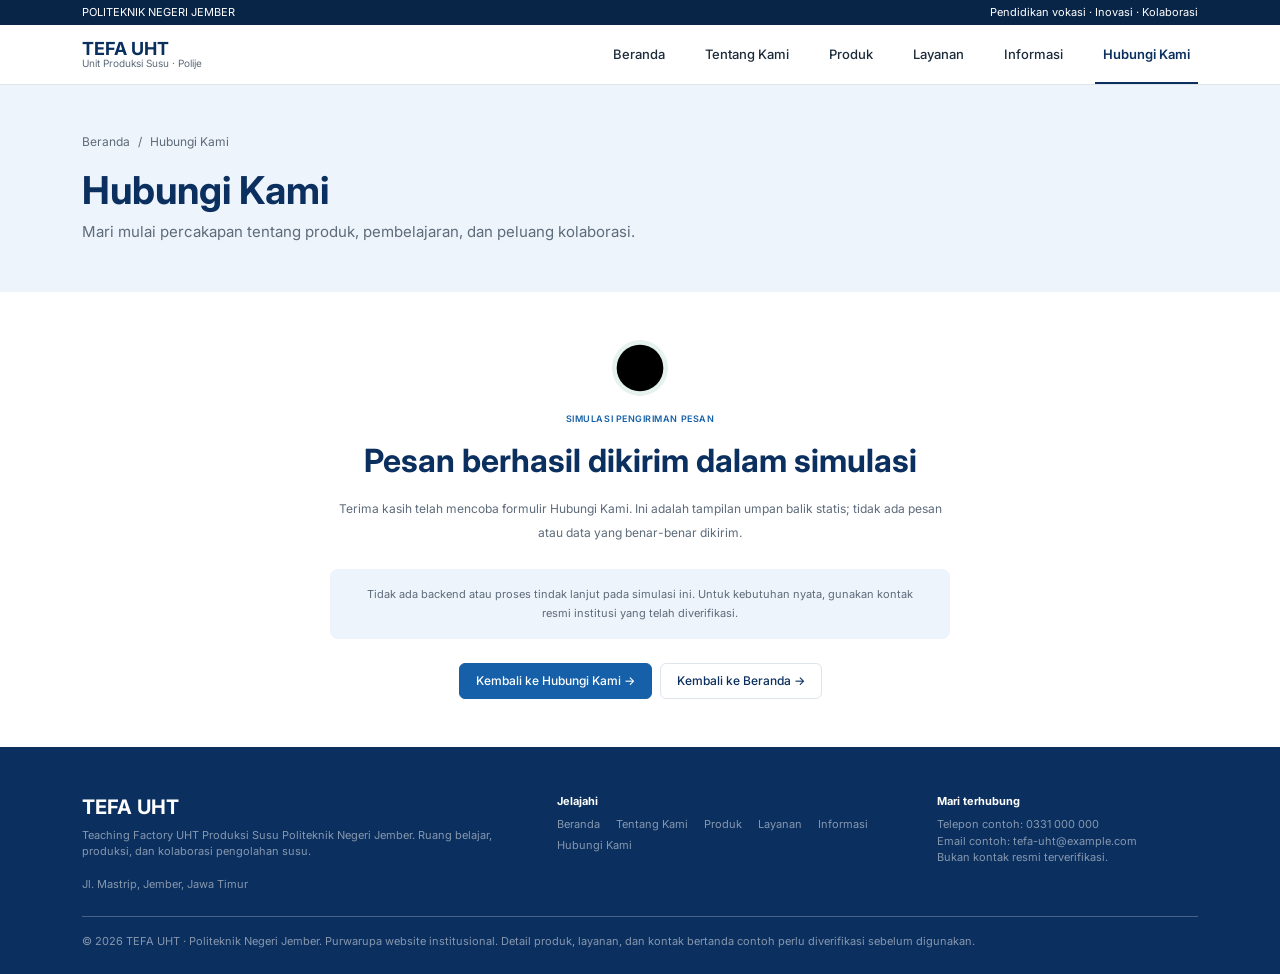
<file: terkirim.html>
<!DOCTYPE html>
<html lang="id">
<head>
  <meta charset="UTF-8">
  <meta name="viewport" content="width=device-width, initial-scale=1.0">
  <title>Pesan Terkirim - Hubungi Kami - TEFA UHT</title>
  <link href="https://cdn.jsdelivr.net/npm/bootstrap@5.3.3/dist/css/bootstrap.min.css" rel="stylesheet">
  <link rel="stylesheet" href="css/style.css">
</head>
<body>
  <div class="topbar text-white small py-1">
    <div class="container d-flex justify-content-between">
      <span>POLITEKNIK NEGERI JEMBER</span>
      <span class="d-none d-md-inline">Pendidikan vokasi · Inovasi · Kolaborasi</span>
    </div>
  </div>

  <nav class="navbar navbar-expand-md bg-white border-bottom sticky-top">
    <div class="container">
      <a class="navbar-brand d-flex flex-column lh-1" href="Beranda.html">
        <strong class="brand-name">TEFA UHT</strong>
        <small class="brand-sub">Unit Produksi Susu · Polije</small>
      </a>
      <button class="navbar-toggler" type="button" data-bs-toggle="collapse" data-bs-target="#menu" aria-controls="menu" aria-expanded="false" aria-label="Buka menu">
        <span class="navbar-toggler-icon"></span>
      </button>
      <div class="collapse navbar-collapse" id="menu">
        <ul class="navbar-nav ms-auto gap-md-4">
          <li class="nav-item"><a class="nav-link" href="Beranda.html">Beranda</a></li>
          <li class="nav-item"><a class="nav-link" href="tentang.html">Tentang Kami</a></li>
          <li class="nav-item"><a class="nav-link" href="produk.html">Produk</a></li>
          <li class="nav-item"><a class="nav-link" href="layanan.html">Layanan</a></li>
          <li class="nav-item"><a class="nav-link" href="informasi.html">Informasi</a></li>
          <li class="nav-item"><a class="nav-link active" aria-current="page" href="hubungi.html">Hubungi Kami</a></li>
        </ul>
      </div>
    </div>
  </nav>

  <main>
    <header class="page-header py-4 py-md-5">
      <div class="container">
        <nav aria-label="breadcrumb">
          <ol class="breadcrumb small mb-3">
            <li class="breadcrumb-item"><a href="Beranda.html">Beranda</a></li>
            <li class="breadcrumb-item active" aria-current="page">Hubungi Kami</li>
          </ol>
        </nav>
        <h1 class="page-title fw-bold mb-2">Hubungi Kami</h1>
        <p class="text-body-secondary mb-0">Mari mulai percakapan tentang produk, pembelajaran, dan peluang kolaborasi.</p>
      </div>
    </header>

    <!-- HALAMAN SUKSES. text-center = rata tengah; mx-auto = menengahkan kotak; d-flex flex-wrap justify-content-center gap-2 = dua tombol sejajar di tengah dan turun ke bawah jika sempit. -->
    <section class="container text-center py-5">
      <div class="success-box mx-auto">
        <div class="success-icon d-inline-flex align-items-center justify-content-center rounded-circle mb-3"><svg aria-hidden="true" viewbox="0 0 24 24"><circle cx="12" cy="12" r="10"></circle><path d="m9 12 2 2 4-4"></path></svg></div>
        <p class="eyebrow text-primary fw-semibold mb-3">SIMULASI PENGIRIMAN PESAN</p>
        <h2 class="success-title fw-bold mb-3" tabindex="-1" id="successTitle">Pesan berhasil dikirim dalam simulasi</h2>
        <p class="small text-body-secondary lh-lg mb-4">Terima kasih telah mencoba formulir Hubungi Kami. Ini adalah tampilan umpan balik statis; tidak ada pesan atau data yang benar-benar dikirim.</p>
        <p class="notice rounded-3 py-3 px-4 mb-4">Tidak ada backend atau proses tindak lanjut pada simulasi ini. Untuk kebutuhan nyata, gunakan kontak resmi institusi yang telah diverifikasi.</p>
        <div class="d-flex flex-wrap justify-content-center gap-2">
          <a href="hubungi.html" class="btn btn-primary btn-sm px-3">Kembali ke Hubungi Kami →</a>
          <a href="Beranda.html" class="btn btn-outline-primary btn-sm px-3">Kembali ke Beranda →</a>
        </div>
      </div>
    </section>
  </main>

  <footer class="footer text-white-50 pt-5">
    <div class="container">
      <div class="row g-4">
        <div class="col-lg-5">
          <h4 class="h5 fw-bold text-white">TEFA UHT</h4>
          <p class="small">Teaching Factory UHT Produksi Susu Politeknik Negeri Jember. Ruang belajar, produksi, dan kolaborasi pengolahan susu.</p>
          <p class="small mb-0">Jl. Mastrip, Jember, Jawa Timur</p>
        </div>
        <div class="col-6 col-lg-4">
          <h5 class="small fw-bold text-white">Jelajahi</h5>
          <ul class="list-unstyled d-flex flex-wrap column-gap-3 row-gap-1 small mb-0">
            <li><a href="Beranda.html">Beranda</a></li>
            <li><a href="tentang.html">Tentang Kami</a></li>
            <li><a href="produk.html">Produk</a></li>
            <li><a href="layanan.html">Layanan</a></li>
            <li><a href="informasi.html">Informasi</a></li>
            <li><a href="hubungi.html">Hubungi Kami</a></li>
          </ul>
        </div>
        <div class="col-6 col-lg-3">
          <h5 class="small fw-bold text-white">Mari terhubung</h5>
          <p class="small mb-0">Telepon contoh: 0331 000 000<br>Email contoh: tefa-uht@example.com<br>Bukan kontak resmi terverifikasi.</p>
        </div>
      </div>
      <hr class="border-light opacity-25 mt-4">
      <p class="small pb-4 mb-0">© <span id="year">2026</span> TEFA UHT · Politeknik Negeri Jember. Purwarupa website institusional. Detail produk, layanan, dan kontak bertanda contoh perlu diverifikasi sebelum digunakan.</p>
    </div>
  </footer>

  <script src="https://cdn.jsdelivr.net/npm/bootstrap@5.3.3/dist/js/bootstrap.bundle.min.js"></script>
  <script src="js/script.js"></script>
</body>
</html>
</file>
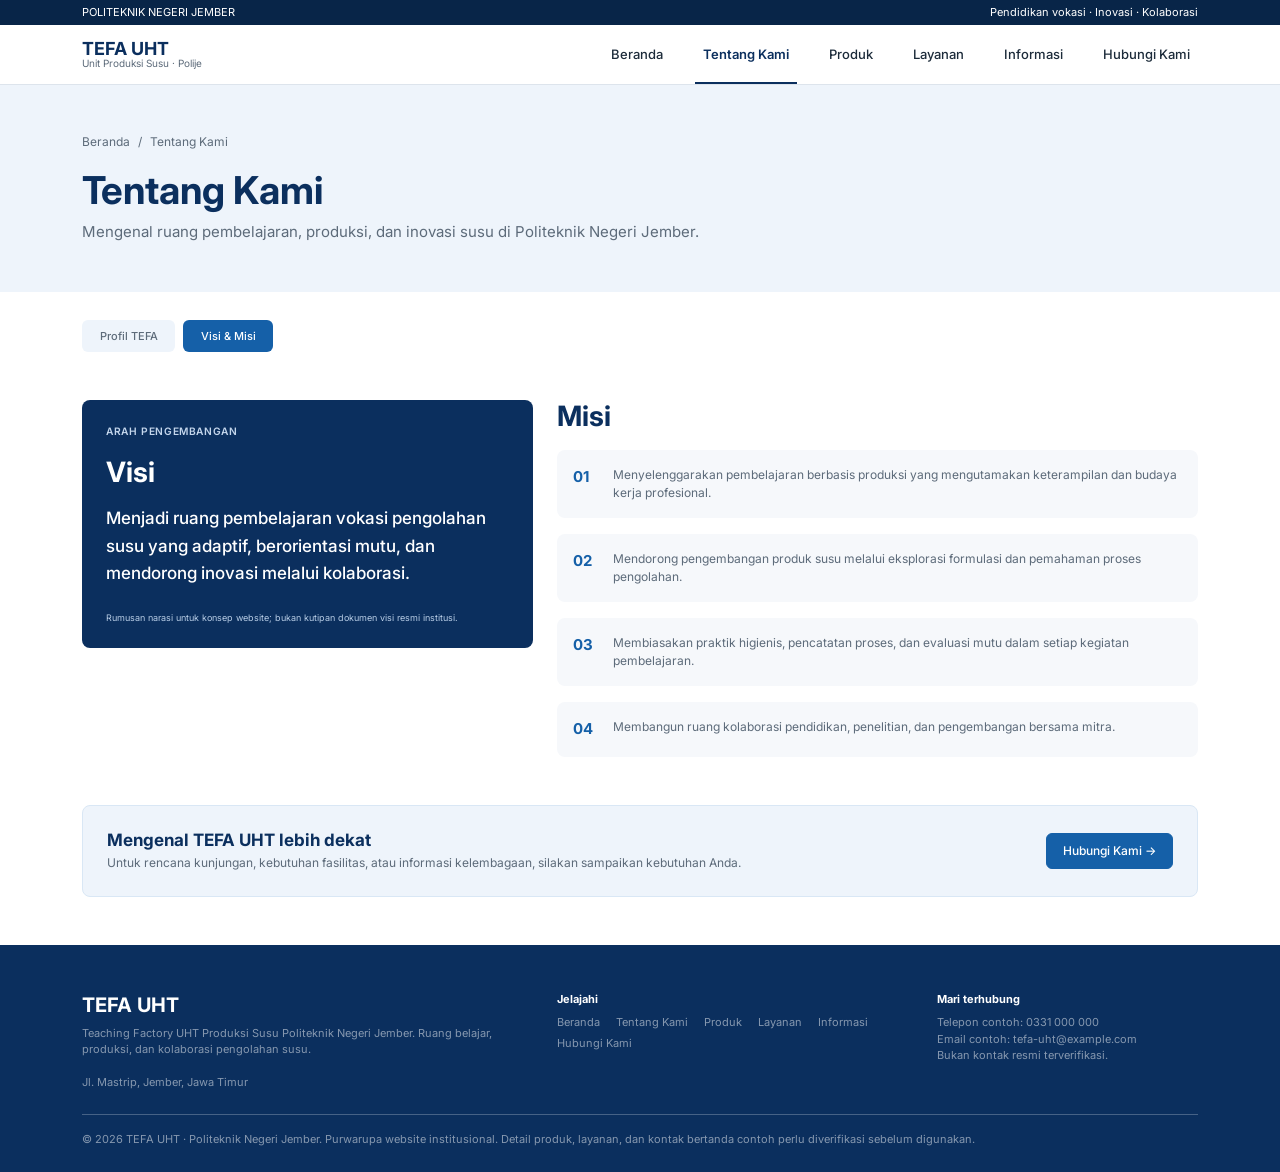
<file: visi-misi.html>
<!DOCTYPE html>
<html lang="id">
<head>
  <meta charset="UTF-8">
  <meta name="viewport" content="width=device-width, initial-scale=1.0">
  <title>Visi & Misi - Tentang Kami - TEFA UHT</title>
  <link href="https://cdn.jsdelivr.net/npm/bootstrap@5.3.3/dist/css/bootstrap.min.css" rel="stylesheet">
  <link rel="stylesheet" href="css/style.css">
</head>
<body>
  <div class="topbar text-white small py-1">
    <div class="container d-flex justify-content-between">
      <span>POLITEKNIK NEGERI JEMBER</span>
      <span class="d-none d-md-inline">Pendidikan vokasi · Inovasi · Kolaborasi</span>
    </div>
  </div>

  <nav class="navbar navbar-expand-md bg-white border-bottom sticky-top">
    <div class="container">
      <a class="navbar-brand d-flex flex-column lh-1" href="Beranda.html">
        <strong class="brand-name">TEFA UHT</strong>
        <small class="brand-sub">Unit Produksi Susu · Polije</small>
      </a>
      <button class="navbar-toggler" type="button" data-bs-toggle="collapse" data-bs-target="#menu" aria-controls="menu" aria-expanded="false" aria-label="Buka menu">
        <span class="navbar-toggler-icon"></span>
      </button>
      <div class="collapse navbar-collapse" id="menu">
        <ul class="navbar-nav ms-auto gap-md-4">
          <li class="nav-item"><a class="nav-link" href="Beranda.html">Beranda</a></li>
          <li class="nav-item"><a class="nav-link active" aria-current="page" href="tentang.html">Tentang Kami</a></li>
          <li class="nav-item"><a class="nav-link" href="produk.html">Produk</a></li>
          <li class="nav-item"><a class="nav-link" href="layanan.html">Layanan</a></li>
          <li class="nav-item"><a class="nav-link" href="informasi.html">Informasi</a></li>
          <li class="nav-item"><a class="nav-link" href="hubungi.html">Hubungi Kami</a></li>
        </ul>
      </div>
    </div>
  </nav>

  <main>
    <header class="page-header py-4 py-md-5">
      <div class="container">
        <nav aria-label="breadcrumb">
          <ol class="breadcrumb small mb-3">
            <li class="breadcrumb-item"><a href="Beranda.html">Beranda</a></li>
            <li class="breadcrumb-item active" aria-current="page">Tentang Kami</li>
          </ol>
        </nav>
        <h1 class="page-title fw-bold mb-2">Tentang Kami</h1>
        <p class="text-body-secondary mb-0">Mengenal ruang pembelajaran, produksi, dan inovasi susu di Politeknik Negeri Jember.</p>
      </div>
    </header>

    <section class="container pb-5">
      <ul class="nav nav-pills subnav gap-2 mb-5">
        <li class="nav-item"><a class="nav-link" href="tentang.html">Profil TEFA</a></li>
        <li class="nav-item"><a class="nav-link active" aria-current="page" href="visi-misi.html">Visi &amp; Misi</a></li>
      </ul>

      <!-- GRID 2 KOLOM: col-lg-5 + col-lg-7 = 5 + 7 = 12 kolom di layar lg ke atas; menumpuk di layar kecil. -->
      <div class="row g-3 g-lg-4 align-items-start">
        <div class="col-lg-5">
          <div class="vision-box text-white rounded-3 p-4" data-reveal>
            <p class="eyebrow hero-eyebrow fw-semibold mb-3">ARAH PENGEMBANGAN</p>
            <h2 class="h3 fw-bold mb-3">Visi</h2>
            <p class="vision-text fw-medium mb-4">Menjadi ruang pembelajaran vokasi pengolahan susu yang adaptif, berorientasi mutu, dan mendorong inovasi melalui kolaborasi.</p>
            <p class="vision-note mb-0">Rumusan narasi untuk konsep website; bukan kutipan dokumen visi resmi institusi.</p>
          </div>
        </div>
        <div class="col-lg-7">
          <h2 class="h3 fw-bold section-heading mb-3">Misi</h2>
          <ol class="list-unstyled d-grid gap-3 mb-0">
            <li class="mission-item d-flex gap-3 rounded-3 p-3" data-reveal>
              <span class="mission-no">01</span>
              <p class="small text-body-secondary mb-0">Menyelenggarakan pembelajaran berbasis produksi yang mengutamakan keterampilan dan budaya kerja profesional.</p>
            </li>
            <li class="mission-item d-flex gap-3 rounded-3 p-3" data-reveal>
              <span class="mission-no">02</span>
              <p class="small text-body-secondary mb-0">Mendorong pengembangan produk susu melalui eksplorasi formulasi dan pemahaman proses pengolahan.</p>
            </li>
            <li class="mission-item d-flex gap-3 rounded-3 p-3" data-reveal>
              <span class="mission-no">03</span>
              <p class="small text-body-secondary mb-0">Membiasakan praktik higienis, pencatatan proses, dan evaluasi mutu dalam setiap kegiatan pembelajaran.</p>
            </li>
            <li class="mission-item d-flex gap-3 rounded-3 p-3" data-reveal>
              <span class="mission-no">04</span>
              <p class="small text-body-secondary mb-0">Membangun ruang kolaborasi pendidikan, penelitian, dan pengembangan bersama mitra.</p>
            </li>
          </ol>
        </div>
      </div>
    </section>

    <section class="container pb-5">
      <div class="cta-box rounded-3 p-4 d-flex flex-column flex-md-row justify-content-between align-items-md-center gap-3">
        <div>
          <h3 class="h5 fw-bold mb-1">Mengenal TEFA UHT lebih dekat</h3>
          <p class="small text-body-secondary mb-0">Untuk rencana kunjungan, kebutuhan fasilitas, atau informasi kelembagaan, silakan sampaikan kebutuhan Anda.</p>
        </div>
        <a href="hubungi.html" class="btn btn-primary btn-sm px-3 flex-shrink-0">Hubungi Kami →</a>
      </div>
    </section>
  </main>

  <footer class="footer text-white-50 pt-5">
    <div class="container">
      <div class="row g-4">
        <div class="col-lg-5">
          <h4 class="h5 fw-bold text-white">TEFA UHT</h4>
          <p class="small">Teaching Factory UHT Produksi Susu Politeknik Negeri Jember. Ruang belajar, produksi, dan kolaborasi pengolahan susu.</p>
          <p class="small mb-0">Jl. Mastrip, Jember, Jawa Timur</p>
        </div>
        <div class="col-6 col-lg-4">
          <h5 class="small fw-bold text-white">Jelajahi</h5>
          <ul class="list-unstyled d-flex flex-wrap column-gap-3 row-gap-1 small mb-0">
            <li><a href="Beranda.html">Beranda</a></li>
            <li><a href="tentang.html">Tentang Kami</a></li>
            <li><a href="produk.html">Produk</a></li>
            <li><a href="layanan.html">Layanan</a></li>
            <li><a href="informasi.html">Informasi</a></li>
            <li><a href="hubungi.html">Hubungi Kami</a></li>
          </ul>
        </div>
        <div class="col-6 col-lg-3">
          <h5 class="small fw-bold text-white">Mari terhubung</h5>
          <p class="small mb-0">Telepon contoh: 0331 000 000<br>Email contoh: tefa-uht@example.com<br>Bukan kontak resmi terverifikasi.</p>
        </div>
      </div>
      <hr class="border-light opacity-25 mt-4">
      <p class="small pb-4 mb-0">© <span id="year">2026</span> TEFA UHT · Politeknik Negeri Jember. Purwarupa website institusional. Detail produk, layanan, dan kontak bertanda contoh perlu diverifikasi sebelum digunakan.</p>
    </div>
  </footer>

  <script src="https://cdn.jsdelivr.net/npm/bootstrap@5.3.3/dist/js/bootstrap.bundle.min.js"></script>
  <script src="js/script.js"></script>
</body>
</html>
</file>
<file: css/style.css>
@import url("https://fonts.googleapis.com/css2?family=Inter:wght@400;500;600;700&display=swap");

/* ===== TEMA: warna dan font Polije lewat variabel Bootstrap ===== */
:root {
  --navy: #0b2f5e;
  --navy-dark: #082548;
  --blue-soft: #eef4fb;
  --bs-primary: #1560a8;
  --bs-primary-rgb: 21, 96, 168;
  --bs-link-color: #1560a8;
  --bs-link-color-rgb: 21, 96, 168;
  --bs-link-hover-color: #0b2f5e;
  --bs-link-hover-color-rgb: 11, 47, 94;
  --bs-body-font-family: "Inter", system-ui, sans-serif;
  --bs-body-font-size: 15px;
  --bs-body-color: #1c2b3a;
  --bs-body-color-rgb: 28, 43, 58;
  --bs-secondary-color: #5d6b7a;
  --bs-secondary-color-rgb: 93, 107, 122;
  --bs-border-color: #dde4ec;
}

.small,
small {
  font-size: 12px;
}

/* ===== TOMBOL: warna biru Polije untuk komponen btn Bootstrap ===== */
.btn {
  --bs-btn-font-weight: 500;
  --bs-btn-border-radius: 6px;
}

.btn-sm {
  --bs-btn-padding-y: .5rem;
  --bs-btn-padding-x: 1rem;
  --bs-btn-font-size: 12px;
}

.btn-primary {
  --bs-btn-bg: #1560a8;
  --bs-btn-border-color: #1560a8;
  --bs-btn-hover-bg: #0b2f5e;
  --bs-btn-hover-border-color: #0b2f5e;
  --bs-btn-active-bg: #0b2f5e;
  --bs-btn-active-border-color: #0b2f5e;
  --bs-btn-disabled-bg: #1560a8;
  --bs-btn-disabled-border-color: #1560a8;
}

.btn-outline-primary {
  --bs-btn-bg: #fff;
  --bs-btn-color: #0b2f5e;
  --bs-btn-border-color: #dde4ec;
  --bs-btn-hover-bg: #1560a8;
  --bs-btn-hover-border-color: #1560a8;
  --bs-btn-hover-color: #fff;
  --bs-btn-active-bg: #1560a8;
  --bs-btn-active-border-color: #1560a8;
  --bs-btn-active-color: #fff;
}

/* ===== TOP BAR ===== */
.topbar {
  background: var(--navy-dark);
  font-size: 11px;
}

/* ===== NAVBAR ===== */
.navbar {
  --bs-navbar-padding-y: 0;
}

.brand-name {
  font-size: 18px;
  color: var(--navy);
}

.brand-sub {
  font-size: 10px;
  color: var(--bs-secondary-color);
}

.navbar-nav .nav-link {
  font-size: 13px;
  font-weight: 500;
  color: var(--bs-body-color);
  padding-block: 1.3rem 1.1rem;
  border-bottom: 2px solid transparent;
}

.navbar-nav .nav-link:hover {
  color: var(--bs-primary);
}

.navbar-nav .nav-link.active {
  color: var(--navy);
  font-weight: 600;
  border-bottom-color: var(--navy);
}

@media (max-width: 767.98px) {
  .navbar-nav .nav-link {
    padding-block: .7rem;
  }
}

/* ===== TEKS UMUM: label kecil dan judul ===== */
.eyebrow {
  font-size: 9px;
  letter-spacing: .06em;
  text-transform: uppercase;
}

.section-heading {
  color: var(--navy);
}

.section-title {
  color: var(--navy);
  font-size: 24px;
  line-height: 1.3;
}

.h4.section-heading {
  font-size: 20px;
}

.h6.section-heading {
  font-size: 13.5px;
}

/* ===== RASIO FOTO (melengkapi ratio-4x3 dan ratio-16x9 bawaan Bootstrap) ===== */
.ratio-3x2 { --bs-aspect-ratio: 66.67%; }
.ratio-5x3 { --bs-aspect-ratio: 60%; }
.ratio-5x4 { --bs-aspect-ratio: 80%; }
.ratio-16x10 { --bs-aspect-ratio: 62.5%; }
.ratio-19x10 { --bs-aspect-ratio: 52.63%; }
.ratio-about { --bs-aspect-ratio: 72.5%; }

/* ===== HERO (banner Beranda) ===== */
.hero {
  min-height: max(420px, calc(100svh - 92px));
  background: var(--navy);
}

.hero-overlay {
  background:
    linear-gradient(0deg, rgba(11, 47, 94, .30) 0%, rgba(11, 47, 94, 0) 40%),
    linear-gradient(90deg, rgba(21, 82, 150, .88) 0%, rgba(21, 82, 150, .62) 38%, rgba(21, 82, 150, .25) 72%, rgba(21, 82, 150, .08) 100%);
}

.hero-eyebrow {
  color: #c4d6ec;
  font-size: clamp(10px, .8vw, 14px);
}

.hero-title {
  color: #fff;
  font-size: clamp(28px, 3.8vw, 64px);
  line-height: 1.18;
  max-width: 14em;
}

.hero-desc {
  font-size: clamp(14px, 1.2vw, 21px);
  line-height: 1.65;
  max-width: 34em;
  color: #e3ecf7;
}

.hero-tagline {
  font-size: clamp(11px, .9vw, 16px);
  color: #d3e1f2;
}

.hero-line {
  display: inline-block;
  width: clamp(28px, 3vw, 52px);
  height: 2px;
  background: #9bbbe0;
}

@media (max-width: 767.98px) {
  .hero {
    min-height: 360px;
  }

  .hero-overlay {
    background: rgba(11, 47, 94, .82);
  }
}

/* ===== KARTU ===== */
.card {
  --bs-card-border-color: var(--bs-border-color);
  --bs-card-border-radius: 8px;
  --bs-card-inner-border-radius: 7px;
}

.card.soft-card {
  --bs-card-bg: var(--blue-soft);
}

.soft-card {
  background: var(--blue-soft);
}

.hover-card {
  transition: box-shadow .2s, transform .2s;
}

.hover-card:hover {
  box-shadow: 0 8px 20px rgba(11, 47, 94, .12);
  transform: translateY(-2px);
}

.products-section {
  background: #f6f8fb;
}

.icon-line {
  width: 18px;
  height: 18px;
  flex: none;
  fill: none;
  stroke: var(--bs-primary);
  stroke-width: 1.8;
  stroke-linecap: round;
  stroke-linejoin: round;
}

/* ===== PITA JUDUL HALAMAN + BREADCRUMB ===== */
.page-header {
  background: var(--blue-soft);
}

.page-title {
  color: var(--navy);
  font-size: clamp(28px, 3vw, 40px);
  line-height: 1.2;
}

.breadcrumb {
  --bs-breadcrumb-font-size: 11px;
  --bs-breadcrumb-divider-color: var(--bs-secondary-color);
  --bs-breadcrumb-item-active-color: var(--bs-secondary-color);
}

.breadcrumb a {
  color: var(--bs-secondary-color);
  text-decoration: none;
}

.breadcrumb a:hover {
  color: var(--bs-primary);
  text-decoration: underline;
}

.page-header + .container {
  padding-top: 28px;
}

/* ===== SUBNAV (nav-pills Bootstrap) ===== */
.subnav .nav-link {
  background: var(--blue-soft);
  color: var(--bs-secondary-color);
  font-size: 11px;
  font-weight: 500;
  padding: .5rem 1.1rem;
  border-radius: 6px;
}

.subnav .nav-link:hover {
  color: var(--navy);
}

.subnav .nav-link.active {
  background: var(--bs-primary);
  color: #fff;
}

/* ===== BANNER CTA ===== */
.cta-box {
  background: var(--blue-soft);
  border: 1px solid #d9e7f5;
}

.cta-box h3 {
  font-size: 17px;
  color: var(--navy);
}

.cta-box p {
  font-size: 12px;
}

.cta-box .cta-note,
.cta-note {
  font-size: 8.5px;
}

/* ===== PRODUK ===== */
.product-meta {
  font-size: 9px;
}

.product-title {
  font-size: 16px;
}

/* ===== INFORMASI (berita) ===== */
.news-meta {
  font-size: 8.5px;
}

.news-title {
  font-size: 15px;
  line-height: 1.35;
}

/* ===== VISI & MISI ===== */
.vision-box {
  background: var(--navy);
}

.vision-box h2 {
  color: #fff;
}

.vision-text {
  font-size: 17px;
  line-height: 1.6;
}

.vision-note {
  font-size: 9px;
  color: #b8cde6;
}

.mission-item {
  background: #f6f8fb;
}

.mission-no {
  min-width: 24px;
  font-size: 15px;
  font-weight: 700;
  color: var(--bs-primary);
}

/* ===== LAYANAN ===== */
.step-no {
  font-size: 20px;
  font-weight: 700;
  color: var(--bs-primary);
}

.alert.notice {
  --bs-alert-bg: var(--blue-soft);
  --bs-alert-color: var(--bs-secondary-color);
  --bs-alert-border-color: transparent;
  --bs-alert-padding-y: .75rem;
  --bs-alert-padding-x: 1.1rem;
}

.notice {
  background: var(--blue-soft);
  color: var(--bs-secondary-color);
  font-size: 11px;
  line-height: 1.7;
}

/* ===== GALERI + MODAL ===== */
.gallery-btn {
  display: block;
  padding: 0;
  border: 0;
  border-radius: 10px;
  overflow: hidden;
  cursor: zoom-in;
}

.gallery-btn img {
  transition: transform .35s ease;
}

.gallery-btn:hover img {
  transform: scale(1.04);
}

.gallery-name {
  font-size: 12.5px;
  font-weight: 500;
  color: var(--navy);
}

.gallery-cap {
  font-size: 9px;
}

.lightbox-img {
  max-height: 72vh;
  object-fit: contain;
  background: #0b1a2e;
}

.modal {
  --bs-modal-border-radius: 10px;
}

.modal-backdrop {
  --bs-backdrop-bg: #082548;
  --bs-backdrop-opacity: .78;
}

/* ===== HUBUNGI KAMI ===== */
.contact-line {
  color: var(--bs-body-color);
}

.contact-line:hover span {
  color: var(--bs-primary);
  text-decoration: underline;
}

.map-link img {
  transition: transform .35s ease;
}

.map-link:hover img,
.map-link:focus-visible img {
  transform: scale(1.04);
}

.map-badge {
  background: #fff;
  color: var(--navy);
  font-size: 10px;
  font-weight: 600;
  box-shadow: 0 2px 8px rgba(8, 37, 72, .25);
  opacity: 0;
  transform: translateY(4px);
  transition: opacity .2s, transform .2s;
}

.map-link:hover .map-badge,
.map-link:focus-visible .map-badge {
  opacity: 1;
  transform: none;
}

.form-label {
  font-size: 10.5px;
  font-weight: 600;
  color: var(--navy);
}

.form-control {
  font-size: 12px;
  padding: .65rem .75rem;
  border-radius: 6px;
}

.form-control:focus {
  border-color: var(--bs-primary);
  box-shadow: 0 0 0 3px rgba(21, 96, 168, .15);
}

.form-control.is-invalid:focus {
  border-color: var(--bs-form-invalid-border-color);
  box-shadow: 0 0 0 3px rgba(220, 53, 69, .15);
}

.invalid-feedback {
  font-size: 10px;
}

/* ===== PESAN TERKIRIM ===== */
.success-box {
  max-width: 620px;
}

.success-icon {
  width: 56px;
  height: 56px;
  background: #e6f2ec;
  animation: pop .45s ease both;
}

.icon-check {
  width: 24px;
  height: 24px;
  fill: none;
  stroke: #2f7d5b;
  stroke-width: 1.8;
  stroke-linecap: round;
  stroke-linejoin: round;
}

.success-title {
  font-size: clamp(24px, 3vw, 32px);
  color: var(--navy);
  line-height: 1.25;
}

.success-title:focus {
  outline: none;
}

@keyframes pop {
  from {
    opacity: 0;
    transform: scale(.6);
  }
  to {
    opacity: 1;
    transform: scale(1);
  }
}

/* ===== FOOTER ===== */
.footer {
  background: var(--navy);
  font-size: 11px;
}

.footer .small,
.footer small {
  font-size: 11px;
}

.footer a {
  color: inherit;
  text-decoration: none;
}

.footer a:hover {
  color: #fff;
  text-decoration: underline;
}

/* ===== ANIMASI MUNCUL SAAT DI-SCROLL (dipakai js/script.js) ===== */
.reveal {
  opacity: 0;
  transform: translateY(14px);
  transition: opacity .5s ease, transform .5s ease, box-shadow .2s ease;
  transition-delay: var(--delay, 0s);
}

.reveal.show {
  opacity: 1;
  transform: none;
}

.reveal.show.hover-card:hover {
  transform: translateY(-2px);
}

@media (prefers-reduced-motion: reduce) {
  * {
    transition: none !important;
    animation: none !important;
  }

  .reveal {
    opacity: 1;
    transform: none;
  }
}
</file>
